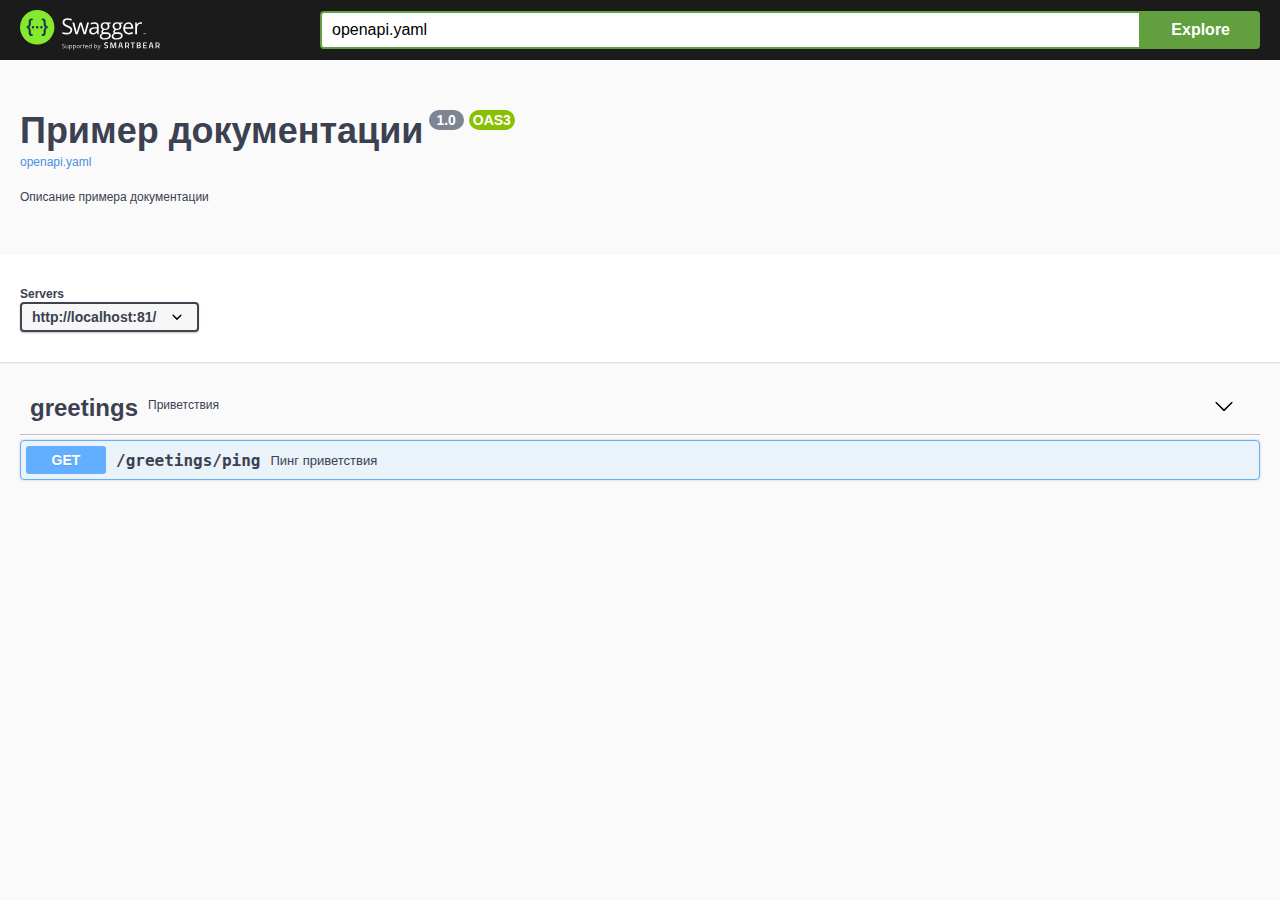
<file: swagger/index.html>
<!-- HTML for static distribution bundle build -->
<!DOCTYPE html>
<html lang="en">
  <head>
    <meta charset="UTF-8">
    <title>Swagger UI</title>
    <link rel="stylesheet" type="text/css" href="./swagger-ui.css" >
    <link rel="stylesheet" type="text/css" href="./custom.css" >
    <link rel="icon" type="image/png" href="./favicon-32x32.png" sizes="32x32" />
    <link rel="icon" type="image/png" href="./favicon-16x16.png" sizes="16x16" />
    <style>
      html
      {
        box-sizing: border-box;
        overflow: -moz-scrollbars-vertical;
        overflow-y: scroll;
      }

      *,
      *:before,
      *:after
      {
        box-sizing: inherit;
      }

      body
      {
        margin:0;
        background: #fafafa;
      }
    </style>
  </head>

  <body>
    <div id="swagger-ui"></div>

    <script src="./swagger-ui-bundle.js" charset="UTF-8"> </script>
    <script src="./swagger-ui-standalone-preset.js" charset="UTF-8"> </script>
    <script>
    window.onload = function() {
      // Begin Swagger UI call region
      const ui = SwaggerUIBundle({
//        url: "swagger.json",
        url: "openapi.yaml",
        dom_id: '#swagger-ui',
        deepLinking: true,
        presets: [
          SwaggerUIBundle.presets.apis,
          SwaggerUIStandalonePreset
        ],
        plugins: [
          SwaggerUIBundle.plugins.DownloadUrl
        ],
        layout: "StandaloneLayout"
      })
      // End Swagger UI call region

      window.ui = ui
    }
  </script>
  </body>
</html>
</file>
<file: swagger/custom.css>
.swagger-ui table.model tbody tr td:first-of-type {
    width: 50px !important;
}

.swagger-ui .model-box {
    display: block
}

.swagger-ui .opblock-description-wrapper p, .swagger-ui
.opblock-external-docs-wrapper p, .swagger-ui .opblock-title_normal p {
    font-size: 12px;
    font-weight: normal;
}

.swagger-ui .model-title {
    font-size: 12px;
}

.swagger-ui table.model tr.description td:first-child {
    color: transparent;
    border-left: 3px #888 solid;
}

.swagger-ui table.model tr.description td {
    padding: 0px !important;
    background: rgba(0,0,0,.05)
/*    border-bottom: 1px #AAA solid; */
}

tr.property-row td{
    padding-top: 10px !important;
}

.swagger-ui .markdown p, .swagger-ui .markdown pre, .swagger-ui
.renderedMarkdown p, .swagger-ui .renderedMarkdown pre, .swagger-ui
.renderedMarkdown li {
    margin-top: 0.5em;
    font-weight: normal;
    font-size: 12px;
}

.model .description .renderedMarkdown p {
    position: relative;
    left: -80px;
}



table.model{
    border-left: 1px #AAA dashed;
}

.swagger-ui table.model tbody tr td:first-of-type {
    width: 50px;
    padding: 0 1em 0 0.5em;
}
</file>
<file: swagger/swagger-ui.css>
.swagger-ui{
  /*! normalize.css v7.0.0 | MIT License | github.com/necolas/normalize.css */font-family:sans-serif;color:#3b4151}.swagger-ui html{line-height:1.15;-ms-text-size-adjust:100%;-webkit-text-size-adjust:100%}.swagger-ui body{margin:0}.swagger-ui article,.swagger-ui aside,.swagger-ui footer,.swagger-ui header,.swagger-ui nav,.swagger-ui section{display:block}.swagger-ui h1{font-size:2em;margin:.67em 0}.swagger-ui figcaption,.swagger-ui figure,.swagger-ui main{display:block}.swagger-ui figure{margin:1em 40px}.swagger-ui hr{box-sizing:content-box;height:0;overflow:visible}.swagger-ui pre{font-family:monospace,monospace;font-size:1em}.swagger-ui a{background-color:transparent;-webkit-text-decoration-skip:objects}.swagger-ui abbr[title]{border-bottom:none;text-decoration:underline;-webkit-text-decoration:underline dotted;text-decoration:underline dotted}.swagger-ui b,.swagger-ui strong{font-weight:inherit;font-weight:bolder}.swagger-ui code,.swagger-ui kbd,.swagger-ui samp{font-family:monospace,monospace;font-size:1em}.swagger-ui dfn{font-style:italic}.swagger-ui mark{background-color:#ff0;color:#000}.swagger-ui small{font-size:80%}.swagger-ui sub,.swagger-ui sup{font-size:75%;line-height:0;position:relative;vertical-align:baseline}.swagger-ui sub{bottom:-.25em}.swagger-ui sup{top:-.5em}.swagger-ui audio,.swagger-ui video{display:inline-block}.swagger-ui audio:not([controls]){display:none;height:0}.swagger-ui img{border-style:none}.swagger-ui svg:not(:root){overflow:hidden}.swagger-ui button,.swagger-ui input,.swagger-ui optgroup,.swagger-ui select,.swagger-ui textarea{font-family:sans-serif;font-size:100%;line-height:1.15;margin:0}.swagger-ui button,.swagger-ui input{overflow:visible}.swagger-ui button,.swagger-ui select{text-transform:none}.swagger-ui [type=reset],.swagger-ui [type=submit],.swagger-ui button,.swagger-ui html [type=button]{-webkit-appearance:button}.swagger-ui [type=button]::-moz-focus-inner,.swagger-ui [type=reset]::-moz-focus-inner,.swagger-ui [type=submit]::-moz-focus-inner,.swagger-ui button::-moz-focus-inner{border-style:none;padding:0}.swagger-ui [type=button]:-moz-focusring,.swagger-ui [type=reset]:-moz-focusring,.swagger-ui [type=submit]:-moz-focusring,.swagger-ui button:-moz-focusring{outline:1px dotted ButtonText}.swagger-ui fieldset{padding:.35em .75em .625em}.swagger-ui legend{box-sizing:border-box;color:inherit;display:table;max-width:100%;padding:0;white-space:normal}.swagger-ui progress{display:inline-block;vertical-align:baseline}.swagger-ui textarea{overflow:auto}.swagger-ui [type=checkbox],.swagger-ui [type=radio]{box-sizing:border-box;padding:0}.swagger-ui [type=number]::-webkit-inner-spin-button,.swagger-ui [type=number]::-webkit-outer-spin-button{height:auto}.swagger-ui [type=search]{-webkit-appearance:textfield;outline-offset:-2px}.swagger-ui [type=search]::-webkit-search-cancel-button,.swagger-ui [type=search]::-webkit-search-decoration{-webkit-appearance:none}.swagger-ui ::-webkit-file-upload-button{-webkit-appearance:button;font:inherit}.swagger-ui details,.swagger-ui menu{display:block}.swagger-ui summary{display:list-item}.swagger-ui canvas{display:inline-block}.swagger-ui template{display:none}.swagger-ui [hidden]{display:none}.swagger-ui .debug *{outline:1px solid gold}.swagger-ui .debug-white *{outline:1px solid #fff}.swagger-ui .debug-black *{outline:1px solid #000}.swagger-ui .debug-grid{background:transparent url([data-uri]) repeat 0 0}.swagger-ui .debug-grid-16{background:transparent url([data-uri]) repeat 0 0}.swagger-ui .debug-grid-8-solid{background:#fff url([data-uri]) repeat 0 0}.swagger-ui .debug-grid-16-solid{background:#fff url([data-uri]) repeat 0 0}.swagger-ui .border-box,.swagger-ui a,.swagger-ui article,.swagger-ui body,.swagger-ui code,.swagger-ui dd,.swagger-ui div,.swagger-ui dl,.swagger-ui dt,.swagger-ui fieldset,.swagger-ui footer,.swagger-ui form,.swagger-ui h1,.swagger-ui h2,.swagger-ui h3,.swagger-ui h4,.swagger-ui h5,.swagger-ui h6,.swagger-ui header,.swagger-ui html,.swagger-ui input[type=email],.swagger-ui input[type=number],.swagger-ui input[type=password],.swagger-ui input[type=tel],.swagger-ui input[type=text],.swagger-ui input[type=url],.swagger-ui legend,.swagger-ui li,.swagger-ui main,.swagger-ui ol,.swagger-ui p,.swagger-ui pre,.swagger-ui section,.swagger-ui table,.swagger-ui td,.swagger-ui textarea,.swagger-ui th,.swagger-ui tr,.swagger-ui ul{box-sizing:border-box}.swagger-ui .aspect-ratio{height:0;position:relative}.swagger-ui .aspect-ratio--16x9{padding-bottom:56.25%}.swagger-ui .aspect-ratio--9x16{padding-bottom:177.77%}.swagger-ui .aspect-ratio--4x3{padding-bottom:75%}.swagger-ui .aspect-ratio--3x4{padding-bottom:133.33%}.swagger-ui .aspect-ratio--6x4{padding-bottom:66.6%}.swagger-ui .aspect-ratio--4x6{padding-bottom:150%}.swagger-ui .aspect-ratio--8x5{padding-bottom:62.5%}.swagger-ui .aspect-ratio--5x8{padding-bottom:160%}.swagger-ui .aspect-ratio--7x5{padding-bottom:71.42%}.swagger-ui .aspect-ratio--5x7{padding-bottom:140%}.swagger-ui .aspect-ratio--1x1{padding-bottom:100%}.swagger-ui .aspect-ratio--object{position:absolute;top:0;right:0;bottom:0;left:0;width:100%;height:100%;z-index:100}@media screen and (min-width:30em){.swagger-ui .aspect-ratio-ns{height:0;position:relative}.swagger-ui .aspect-ratio--16x9-ns{padding-bottom:56.25%}.swagger-ui .aspect-ratio--9x16-ns{padding-bottom:177.77%}.swagger-ui .aspect-ratio--4x3-ns{padding-bottom:75%}.swagger-ui .aspect-ratio--3x4-ns{padding-bottom:133.33%}.swagger-ui .aspect-ratio--6x4-ns{padding-bottom:66.6%}.swagger-ui .aspect-ratio--4x6-ns{padding-bottom:150%}.swagger-ui .aspect-ratio--8x5-ns{padding-bottom:62.5%}.swagger-ui .aspect-ratio--5x8-ns{padding-bottom:160%}.swagger-ui .aspect-ratio--7x5-ns{padding-bottom:71.42%}.swagger-ui .aspect-ratio--5x7-ns{padding-bottom:140%}.swagger-ui .aspect-ratio--1x1-ns{padding-bottom:100%}.swagger-ui .aspect-ratio--object-ns{position:absolute;top:0;right:0;bottom:0;left:0;width:100%;height:100%;z-index:100}}@media screen and (min-width:30em) and (max-width:60em){.swagger-ui .aspect-ratio-m{height:0;position:relative}.swagger-ui .aspect-ratio--16x9-m{padding-bottom:56.25%}.swagger-ui .aspect-ratio--9x16-m{padding-bottom:177.77%}.swagger-ui .aspect-ratio--4x3-m{padding-bottom:75%}.swagger-ui .aspect-ratio--3x4-m{padding-bottom:133.33%}.swagger-ui .aspect-ratio--6x4-m{padding-bottom:66.6%}.swagger-ui .aspect-ratio--4x6-m{padding-bottom:150%}.swagger-ui .aspect-ratio--8x5-m{padding-bottom:62.5%}.swagger-ui .aspect-ratio--5x8-m{padding-bottom:160%}.swagger-ui .aspect-ratio--7x5-m{padding-bottom:71.42%}.swagger-ui .aspect-ratio--5x7-m{padding-bottom:140%}.swagger-ui .aspect-ratio--1x1-m{padding-bottom:100%}.swagger-ui .aspect-ratio--object-m{position:absolute;top:0;right:0;bottom:0;left:0;width:100%;height:100%;z-index:100}}@media screen and (min-width:60em){.swagger-ui .aspect-ratio-l{height:0;position:relative}.swagger-ui .aspect-ratio--16x9-l{padding-bottom:56.25%}.swagger-ui .aspect-ratio--9x16-l{padding-bottom:177.77%}.swagger-ui .aspect-ratio--4x3-l{padding-bottom:75%}.swagger-ui .aspect-ratio--3x4-l{padding-bottom:133.33%}.swagger-ui .aspect-ratio--6x4-l{padding-bottom:66.6%}.swagger-ui .aspect-ratio--4x6-l{padding-bottom:150%}.swagger-ui .aspect-ratio--8x5-l{padding-bottom:62.5%}.swagger-ui .aspect-ratio--5x8-l{padding-bottom:160%}.swagger-ui .aspect-ratio--7x5-l{padding-bottom:71.42%}.swagger-ui .aspect-ratio--5x7-l{padding-bottom:140%}.swagger-ui .aspect-ratio--1x1-l{padding-bottom:100%}.swagger-ui .aspect-ratio--object-l{position:absolute;top:0;right:0;bottom:0;left:0;width:100%;height:100%;z-index:100}}.swagger-ui img{max-width:100%}.swagger-ui .cover{background-size:cover!important}.swagger-ui .contain{background-size:contain!important}@media screen and (min-width:30em){.swagger-ui .cover-ns{background-size:cover!important}.swagger-ui .contain-ns{background-size:contain!important}}@media screen and (min-width:30em) and (max-width:60em){.swagger-ui .cover-m{background-size:cover!important}.swagger-ui .contain-m{background-size:contain!important}}@media screen and (min-width:60em){.swagger-ui .cover-l{background-size:cover!important}.swagger-ui .contain-l{background-size:contain!important}}.swagger-ui .bg-center{background-repeat:no-repeat;background-position:50%}.swagger-ui .bg-top{background-repeat:no-repeat;background-position:top}.swagger-ui .bg-right{background-repeat:no-repeat;background-position:100%}.swagger-ui .bg-bottom{background-repeat:no-repeat;background-position:bottom}.swagger-ui .bg-left{background-repeat:no-repeat;background-position:0}@media screen and (min-width:30em){.swagger-ui .bg-center-ns{background-repeat:no-repeat;background-position:50%}.swagger-ui .bg-top-ns{background-repeat:no-repeat;background-position:top}.swagger-ui .bg-right-ns{background-repeat:no-repeat;background-position:100%}.swagger-ui .bg-bottom-ns{background-repeat:no-repeat;background-position:bottom}.swagger-ui .bg-left-ns{background-repeat:no-repeat;background-position:0}}@media screen and (min-width:30em) and (max-width:60em){.swagger-ui .bg-center-m{background-repeat:no-repeat;background-position:50%}.swagger-ui .bg-top-m{background-repeat:no-repeat;background-position:top}.swagger-ui .bg-right-m{background-repeat:no-repeat;background-position:100%}.swagger-ui .bg-bottom-m{background-repeat:no-repeat;background-position:bottom}.swagger-ui .bg-left-m{background-repeat:no-repeat;background-position:0}}@media screen and (min-width:60em){.swagger-ui .bg-center-l{background-repeat:no-repeat;background-position:50%}.swagger-ui .bg-top-l{background-repeat:no-repeat;background-position:top}.swagger-ui .bg-right-l{background-repeat:no-repeat;background-position:100%}.swagger-ui .bg-bottom-l{background-repeat:no-repeat;background-position:bottom}.swagger-ui .bg-left-l{background-repeat:no-repeat;background-position:0}}.swagger-ui .outline{outline:1px solid}.swagger-ui .outline-transparent{outline:1px solid transparent}.swagger-ui .outline-0{outline:0}@media screen and (min-width:30em){.swagger-ui .outline-ns{outline:1px solid}.swagger-ui .outline-transparent-ns{outline:1px solid transparent}.swagger-ui .outline-0-ns{outline:0}}@media screen and (min-width:30em) and (max-width:60em){.swagger-ui .outline-m{outline:1px solid}.swagger-ui .outline-transparent-m{outline:1px solid transparent}.swagger-ui .outline-0-m{outline:0}}@media screen and (min-width:60em){.swagger-ui .outline-l{outline:1px solid}.swagger-ui .outline-transparent-l{outline:1px solid transparent}.swagger-ui .outline-0-l{outline:0}}.swagger-ui .ba{border-style:solid;border-width:1px}.swagger-ui .bt{border-top-style:solid;border-top-width:1px}.swagger-ui .br{border-right-style:solid;border-right-width:1px}.swagger-ui .bb{border-bottom-style:solid;border-bottom-width:1px}.swagger-ui .bl{border-left-style:solid;border-left-width:1px}.swagger-ui .bn{border-style:none;border-width:0}@media screen and (min-width:30em){.swagger-ui .ba-ns{border-style:solid;border-width:1px}.swagger-ui .bt-ns{border-top-style:solid;border-top-width:1px}.swagger-ui .br-ns{border-right-style:solid;border-right-width:1px}.swagger-ui .bb-ns{border-bottom-style:solid;border-bottom-width:1px}.swagger-ui .bl-ns{border-left-style:solid;border-left-width:1px}.swagger-ui .bn-ns{border-style:none;border-width:0}}@media screen and (min-width:30em) and (max-width:60em){.swagger-ui .ba-m{border-style:solid;border-width:1px}.swagger-ui .bt-m{border-top-style:solid;border-top-width:1px}.swagger-ui .br-m{border-right-style:solid;border-right-width:1px}.swagger-ui .bb-m{border-bottom-style:solid;border-bottom-width:1px}.swagger-ui .bl-m{border-left-style:solid;border-left-width:1px}.swagger-ui .bn-m{border-style:none;border-width:0}}@media screen and (min-width:60em){.swagger-ui .ba-l{border-style:solid;border-width:1px}.swagger-ui .bt-l{border-top-style:solid;border-top-width:1px}.swagger-ui .br-l{border-right-style:solid;border-right-width:1px}.swagger-ui .bb-l{border-bottom-style:solid;border-bottom-width:1px}.swagger-ui .bl-l{border-left-style:solid;border-left-width:1px}.swagger-ui .bn-l{border-style:none;border-width:0}}.swagger-ui .b--black{border-color:#000}.swagger-ui .b--near-black{border-color:#111}.swagger-ui .b--dark-gray{border-color:#333}.swagger-ui .b--mid-gray{border-color:#555}.swagger-ui .b--gray{border-color:#777}.swagger-ui .b--silver{border-color:#999}.swagger-ui .b--light-silver{border-color:#aaa}.swagger-ui .b--moon-gray{border-color:#ccc}.swagger-ui .b--light-gray{border-color:#eee}.swagger-ui .b--near-white{border-color:#f4f4f4}.swagger-ui .b--white{border-color:#fff}.swagger-ui .b--white-90{border-color:hsla(0,0%,100%,.9)}.swagger-ui .b--white-80{border-color:hsla(0,0%,100%,.8)}.swagger-ui .b--white-70{border-color:hsla(0,0%,100%,.7)}.swagger-ui .b--white-60{border-color:hsla(0,0%,100%,.6)}.swagger-ui .b--white-50{border-color:hsla(0,0%,100%,.5)}.swagger-ui .b--white-40{border-color:hsla(0,0%,100%,.4)}.swagger-ui .b--white-30{border-color:hsla(0,0%,100%,.3)}.swagger-ui .b--white-20{border-color:hsla(0,0%,100%,.2)}.swagger-ui .b--white-10{border-color:hsla(0,0%,100%,.1)}.swagger-ui .b--white-05{border-color:hsla(0,0%,100%,.05)}.swagger-ui .b--white-025{border-color:hsla(0,0%,100%,.025)}.swagger-ui .b--white-0125{border-color:hsla(0,0%,100%,.0125)}.swagger-ui .b--black-90{border-color:rgba(0,0,0,.9)}.swagger-ui .b--black-80{border-color:rgba(0,0,0,.8)}.swagger-ui .b--black-70{border-color:rgba(0,0,0,.7)}.swagger-ui .b--black-60{border-color:rgba(0,0,0,.6)}.swagger-ui .b--black-50{border-color:rgba(0,0,0,.5)}.swagger-ui .b--black-40{border-color:rgba(0,0,0,.4)}.swagger-ui .b--black-30{border-color:rgba(0,0,0,.3)}.swagger-ui .b--black-20{border-color:rgba(0,0,0,.2)}.swagger-ui .b--black-10{border-color:rgba(0,0,0,.1)}.swagger-ui .b--black-05{border-color:rgba(0,0,0,.05)}.swagger-ui .b--black-025{border-color:rgba(0,0,0,.025)}.swagger-ui .b--black-0125{border-color:rgba(0,0,0,.0125)}.swagger-ui .b--dark-red{border-color:#e7040f}.swagger-ui .b--red{border-color:#ff4136}.swagger-ui .b--light-red{border-color:#ff725c}.swagger-ui .b--orange{border-color:#ff6300}.swagger-ui .b--gold{border-color:#ffb700}.swagger-ui .b--yellow{border-color:gold}.swagger-ui .b--light-yellow{border-color:#fbf1a9}.swagger-ui .b--purple{border-color:#5e2ca5}.swagger-ui .b--light-purple{border-color:#a463f2}.swagger-ui .b--dark-pink{border-color:#d5008f}.swagger-ui .b--hot-pink{border-color:#ff41b4}.swagger-ui .b--pink{border-color:#ff80cc}.swagger-ui .b--light-pink{border-color:#ffa3d7}.swagger-ui .b--dark-green{border-color:#137752}.swagger-ui .b--green{border-color:#19a974}.swagger-ui .b--light-green{border-color:#9eebcf}.swagger-ui .b--navy{border-color:#001b44}.swagger-ui .b--dark-blue{border-color:#00449e}.swagger-ui .b--blue{border-color:#357edd}.swagger-ui .b--light-blue{border-color:#96ccff}.swagger-ui .b--lightest-blue{border-color:#cdecff}.swagger-ui .b--washed-blue{border-color:#f6fffe}.swagger-ui .b--washed-green{border-color:#e8fdf5}.swagger-ui .b--washed-yellow{border-color:#fffceb}.swagger-ui .b--washed-red{border-color:#ffdfdf}.swagger-ui .b--transparent{border-color:transparent}.swagger-ui .b--inherit{border-color:inherit}.swagger-ui .br0{border-radius:0}.swagger-ui .br1{border-radius:.125rem}.swagger-ui .br2{border-radius:.25rem}.swagger-ui .br3{border-radius:.5rem}.swagger-ui .br4{border-radius:1rem}.swagger-ui .br-100{border-radius:100%}.swagger-ui .br-pill{border-radius:9999px}.swagger-ui .br--bottom{border-top-left-radius:0;border-top-right-radius:0}.swagger-ui .br--top{border-bottom-left-radius:0;border-bottom-right-radius:0}.swagger-ui .br--right{border-top-left-radius:0;border-bottom-left-radius:0}.swagger-ui .br--left{border-top-right-radius:0;border-bottom-right-radius:0}@media screen and (min-width:30em){.swagger-ui .br0-ns{border-radius:0}.swagger-ui .br1-ns{border-radius:.125rem}.swagger-ui .br2-ns{border-radius:.25rem}.swagger-ui .br3-ns{border-radius:.5rem}.swagger-ui .br4-ns{border-radius:1rem}.swagger-ui .br-100-ns{border-radius:100%}.swagger-ui .br-pill-ns{border-radius:9999px}.swagger-ui .br--bottom-ns{border-top-left-radius:0;border-top-right-radius:0}.swagger-ui .br--top-ns{border-bottom-left-radius:0;border-bottom-right-radius:0}.swagger-ui .br--right-ns{border-top-left-radius:0;border-bottom-left-radius:0}.swagger-ui .br--left-ns{border-top-right-radius:0;border-bottom-right-radius:0}}@media screen and (min-width:30em) and (max-width:60em){.swagger-ui .br0-m{border-radius:0}.swagger-ui .br1-m{border-radius:.125rem}.swagger-ui .br2-m{border-radius:.25rem}.swagger-ui .br3-m{border-radius:.5rem}.swagger-ui .br4-m{border-radius:1rem}.swagger-ui .br-100-m{border-radius:100%}.swagger-ui .br-pill-m{border-radius:9999px}.swagger-ui .br--bottom-m{border-top-left-radius:0;border-top-right-radius:0}.swagger-ui .br--top-m{border-bottom-left-radius:0;border-bottom-right-radius:0}.swagger-ui .br--right-m{border-top-left-radius:0;border-bottom-left-radius:0}.swagger-ui .br--left-m{border-top-right-radius:0;border-bottom-right-radius:0}}@media screen and (min-width:60em){.swagger-ui .br0-l{border-radius:0}.swagger-ui .br1-l{border-radius:.125rem}.swagger-ui .br2-l{border-radius:.25rem}.swagger-ui .br3-l{border-radius:.5rem}.swagger-ui .br4-l{border-radius:1rem}.swagger-ui .br-100-l{border-radius:100%}.swagger-ui .br-pill-l{border-radius:9999px}.swagger-ui .br--bottom-l{border-top-left-radius:0;border-top-right-radius:0}.swagger-ui .br--top-l{border-bottom-left-radius:0;border-bottom-right-radius:0}.swagger-ui .br--right-l{border-top-left-radius:0;border-bottom-left-radius:0}.swagger-ui .br--left-l{border-top-right-radius:0;border-bottom-right-radius:0}}.swagger-ui .b--dotted{border-style:dotted}.swagger-ui .b--dashed{border-style:dashed}.swagger-ui .b--solid{border-style:solid}.swagger-ui .b--none{border-style:none}@media screen and (min-width:30em){.swagger-ui .b--dotted-ns{border-style:dotted}.swagger-ui .b--dashed-ns{border-style:dashed}.swagger-ui .b--solid-ns{border-style:solid}.swagger-ui .b--none-ns{border-style:none}}@media screen and (min-width:30em) and (max-width:60em){.swagger-ui .b--dotted-m{border-style:dotted}.swagger-ui .b--dashed-m{border-style:dashed}.swagger-ui .b--solid-m{border-style:solid}.swagger-ui .b--none-m{border-style:none}}@media screen and (min-width:60em){.swagger-ui .b--dotted-l{border-style:dotted}.swagger-ui .b--dashed-l{border-style:dashed}.swagger-ui .b--solid-l{border-style:solid}.swagger-ui .b--none-l{border-style:none}}.swagger-ui .bw0{border-width:0}.swagger-ui .bw1{border-width:.125rem}.swagger-ui .bw2{border-width:.25rem}.swagger-ui .bw3{border-width:.5rem}.swagger-ui .bw4{border-width:1rem}.swagger-ui .bw5{border-width:2rem}.swagger-ui .bt-0{border-top-width:0}.swagger-ui .br-0{border-right-width:0}.swagger-ui .bb-0{border-bottom-width:0}.swagger-ui .bl-0{border-left-width:0}@media screen and (min-width:30em){.swagger-ui .bw0-ns{border-width:0}.swagger-ui .bw1-ns{border-width:.125rem}.swagger-ui .bw2-ns{border-width:.25rem}.swagger-ui .bw3-ns{border-width:.5rem}.swagger-ui .bw4-ns{border-width:1rem}.swagger-ui .bw5-ns{border-width:2rem}.swagger-ui .bt-0-ns{border-top-width:0}.swagger-ui .br-0-ns{border-right-width:0}.swagger-ui .bb-0-ns{border-bottom-width:0}.swagger-ui .bl-0-ns{border-left-width:0}}@media screen and (min-width:30em) and (max-width:60em){.swagger-ui .bw0-m{border-width:0}.swagger-ui .bw1-m{border-width:.125rem}.swagger-ui .bw2-m{border-width:.25rem}.swagger-ui .bw3-m{border-width:.5rem}.swagger-ui .bw4-m{border-width:1rem}.swagger-ui .bw5-m{border-width:2rem}.swagger-ui .bt-0-m{border-top-width:0}.swagger-ui .br-0-m{border-right-width:0}.swagger-ui .bb-0-m{border-bottom-width:0}.swagger-ui .bl-0-m{border-left-width:0}}@media screen and (min-width:60em){.swagger-ui .bw0-l{border-width:0}.swagger-ui .bw1-l{border-width:.125rem}.swagger-ui .bw2-l{border-width:.25rem}.swagger-ui .bw3-l{border-width:.5rem}.swagger-ui .bw4-l{border-width:1rem}.swagger-ui .bw5-l{border-width:2rem}.swagger-ui .bt-0-l{border-top-width:0}.swagger-ui .br-0-l{border-right-width:0}.swagger-ui .bb-0-l{border-bottom-width:0}.swagger-ui .bl-0-l{border-left-width:0}}.swagger-ui .shadow-1{box-shadow:0 0 4px 2px rgba(0,0,0,.2)}.swagger-ui .shadow-2{box-shadow:0 0 8px 2px rgba(0,0,0,.2)}.swagger-ui .shadow-3{box-shadow:2px 2px 4px 2px rgba(0,0,0,.2)}.swagger-ui .shadow-4{box-shadow:2px 2px 8px 0 rgba(0,0,0,.2)}.swagger-ui .shadow-5{box-shadow:4px 4px 8px 0 rgba(0,0,0,.2)}@media screen and (min-width:30em){.swagger-ui .shadow-1-ns{box-shadow:0 0 4px 2px rgba(0,0,0,.2)}.swagger-ui .shadow-2-ns{box-shadow:0 0 8px 2px rgba(0,0,0,.2)}.swagger-ui .shadow-3-ns{box-shadow:2px 2px 4px 2px rgba(0,0,0,.2)}.swagger-ui .shadow-4-ns{box-shadow:2px 2px 8px 0 rgba(0,0,0,.2)}.swagger-ui .shadow-5-ns{box-shadow:4px 4px 8px 0 rgba(0,0,0,.2)}}@media screen and (min-width:30em) and (max-width:60em){.swagger-ui .shadow-1-m{box-shadow:0 0 4px 2px rgba(0,0,0,.2)}.swagger-ui .shadow-2-m{box-shadow:0 0 8px 2px rgba(0,0,0,.2)}.swagger-ui .shadow-3-m{box-shadow:2px 2px 4px 2px rgba(0,0,0,.2)}.swagger-ui .shadow-4-m{box-shadow:2px 2px 8px 0 rgba(0,0,0,.2)}.swagger-ui .shadow-5-m{box-shadow:4px 4px 8px 0 rgba(0,0,0,.2)}}@media screen and (min-width:60em){.swagger-ui .shadow-1-l{box-shadow:0 0 4px 2px rgba(0,0,0,.2)}.swagger-ui .shadow-2-l{box-shadow:0 0 8px 2px rgba(0,0,0,.2)}.swagger-ui .shadow-3-l{box-shadow:2px 2px 4px 2px rgba(0,0,0,.2)}.swagger-ui .shadow-4-l{box-shadow:2px 2px 8px 0 rgba(0,0,0,.2)}.swagger-ui .shadow-5-l{box-shadow:4px 4px 8px 0 rgba(0,0,0,.2)}}.swagger-ui .pre{overflow-x:auto;overflow-y:hidden;overflow:scroll}.swagger-ui .top-0{top:0}.swagger-ui .right-0{right:0}.swagger-ui .bottom-0{bottom:0}.swagger-ui .left-0{left:0}.swagger-ui .top-1{top:1rem}.swagger-ui .right-1{right:1rem}.swagger-ui .bottom-1{bottom:1rem}.swagger-ui .left-1{left:1rem}.swagger-ui .top-2{top:2rem}.swagger-ui .right-2{right:2rem}.swagger-ui .bottom-2{bottom:2rem}.swagger-ui .left-2{left:2rem}.swagger-ui .top--1{top:-1rem}.swagger-ui .right--1{right:-1rem}.swagger-ui .bottom--1{bottom:-1rem}.swagger-ui .left--1{left:-1rem}.swagger-ui .top--2{top:-2rem}.swagger-ui .right--2{right:-2rem}.swagger-ui .bottom--2{bottom:-2rem}.swagger-ui .left--2{left:-2rem}.swagger-ui .absolute--fill{top:0;right:0;bottom:0;left:0}@media screen and (min-width:30em){.swagger-ui .top-0-ns{top:0}.swagger-ui .left-0-ns{left:0}.swagger-ui .right-0-ns{right:0}.swagger-ui .bottom-0-ns{bottom:0}.swagger-ui .top-1-ns{top:1rem}.swagger-ui .left-1-ns{left:1rem}.swagger-ui .right-1-ns{right:1rem}.swagger-ui .bottom-1-ns{bottom:1rem}.swagger-ui .top-2-ns{top:2rem}.swagger-ui .left-2-ns{left:2rem}.swagger-ui .right-2-ns{right:2rem}.swagger-ui .bottom-2-ns{bottom:2rem}.swagger-ui .top--1-ns{top:-1rem}.swagger-ui .right--1-ns{right:-1rem}.swagger-ui .bottom--1-ns{bottom:-1rem}.swagger-ui .left--1-ns{left:-1rem}.swagger-ui .top--2-ns{top:-2rem}.swagger-ui .right--2-ns{right:-2rem}.swagger-ui .bottom--2-ns{bottom:-2rem}.swagger-ui .left--2-ns{left:-2rem}.swagger-ui .absolute--fill-ns{top:0;right:0;bottom:0;left:0}}@media screen and (min-width:30em) and (max-width:60em){.swagger-ui .top-0-m{top:0}.swagger-ui .left-0-m{left:0}.swagger-ui .right-0-m{right:0}.swagger-ui .bottom-0-m{bottom:0}.swagger-ui .top-1-m{top:1rem}.swagger-ui .left-1-m{left:1rem}.swagger-ui .right-1-m{right:1rem}.swagger-ui .bottom-1-m{bottom:1rem}.swagger-ui .top-2-m{top:2rem}.swagger-ui .left-2-m{left:2rem}.swagger-ui .right-2-m{right:2rem}.swagger-ui .bottom-2-m{bottom:2rem}.swagger-ui .top--1-m{top:-1rem}.swagger-ui .right--1-m{right:-1rem}.swagger-ui .bottom--1-m{bottom:-1rem}.swagger-ui .left--1-m{left:-1rem}.swagger-ui .top--2-m{top:-2rem}.swagger-ui .right--2-m{right:-2rem}.swagger-ui .bottom--2-m{bottom:-2rem}.swagger-ui .left--2-m{left:-2rem}.swagger-ui .absolute--fill-m{top:0;right:0;bottom:0;left:0}}@media screen and (min-width:60em){.swagger-ui .top-0-l{top:0}.swagger-ui .left-0-l{left:0}.swagger-ui .right-0-l{right:0}.swagger-ui .bottom-0-l{bottom:0}.swagger-ui .top-1-l{top:1rem}.swagger-ui .left-1-l{left:1rem}.swagger-ui .right-1-l{right:1rem}.swagger-ui .bottom-1-l{bottom:1rem}.swagger-ui .top-2-l{top:2rem}.swagger-ui .left-2-l{left:2rem}.swagger-ui .right-2-l{right:2rem}.swagger-ui .bottom-2-l{bottom:2rem}.swagger-ui .top--1-l{top:-1rem}.swagger-ui .right--1-l{right:-1rem}.swagger-ui .bottom--1-l{bottom:-1rem}.swagger-ui .left--1-l{left:-1rem}.swagger-ui .top--2-l{top:-2rem}.swagger-ui .right--2-l{right:-2rem}.swagger-ui .bottom--2-l{bottom:-2rem}.swagger-ui .left--2-l{left:-2rem}.swagger-ui .absolute--fill-l{top:0;right:0;bottom:0;left:0}}.swagger-ui .cf:after,.swagger-ui .cf:before{content:" ";display:table}.swagger-ui .cf:after{clear:both}.swagger-ui .cf{*zoom:1}.swagger-ui .cl{clear:left}.swagger-ui .cr{clear:right}.swagger-ui .cb{clear:both}.swagger-ui .cn{clear:none}@media screen and (min-width:30em){.swagger-ui .cl-ns{clear:left}.swagger-ui .cr-ns{clear:right}.swagger-ui .cb-ns{clear:both}.swagger-ui .cn-ns{clear:none}}@media screen and (min-width:30em) and (max-width:60em){.swagger-ui .cl-m{clear:left}.swagger-ui .cr-m{clear:right}.swagger-ui .cb-m{clear:both}.swagger-ui .cn-m{clear:none}}@media screen and (min-width:60em){.swagger-ui .cl-l{clear:left}.swagger-ui .cr-l{clear:right}.swagger-ui .cb-l{clear:both}.swagger-ui .cn-l{clear:none}}.swagger-ui .flex{display:flex}.swagger-ui .inline-flex{display:inline-flex}.swagger-ui .flex-auto{flex:1 1 auto;min-width:0;min-height:0}.swagger-ui .flex-none{flex:none}.swagger-ui .flex-column{flex-direction:column}.swagger-ui .flex-row{flex-direction:row}.swagger-ui .flex-wrap{flex-wrap:wrap}.swagger-ui .flex-nowrap{flex-wrap:nowrap}.swagger-ui .flex-wrap-reverse{flex-wrap:wrap-reverse}.swagger-ui .flex-column-reverse{flex-direction:column-reverse}.swagger-ui .flex-row-reverse{flex-direction:row-reverse}.swagger-ui .items-start{align-items:flex-start}.swagger-ui .items-end{align-items:flex-end}.swagger-ui .items-center{align-items:center}.swagger-ui .items-baseline{align-items:baseline}.swagger-ui .items-stretch{align-items:stretch}.swagger-ui .self-start{align-self:flex-start}.swagger-ui .self-end{align-self:flex-end}.swagger-ui .self-center{align-self:center}.swagger-ui .self-baseline{align-self:baseline}.swagger-ui .self-stretch{align-self:stretch}.swagger-ui .justify-start{justify-content:flex-start}.swagger-ui .justify-end{justify-content:flex-end}.swagger-ui .justify-center{justify-content:center}.swagger-ui .justify-between{justify-content:space-between}.swagger-ui .justify-around{justify-content:space-around}.swagger-ui .content-start{align-content:flex-start}.swagger-ui .content-end{align-content:flex-end}.swagger-ui .content-center{align-content:center}.swagger-ui .content-between{align-content:space-between}.swagger-ui .content-around{align-content:space-around}.swagger-ui .content-stretch{align-content:stretch}.swagger-ui .order-0{order:0}.swagger-ui .order-1{order:1}.swagger-ui .order-2{order:2}.swagger-ui .order-3{order:3}.swagger-ui .order-4{order:4}.swagger-ui .order-5{order:5}.swagger-ui .order-6{order:6}.swagger-ui .order-7{order:7}.swagger-ui .order-8{order:8}.swagger-ui .order-last{order:99999}.swagger-ui .flex-grow-0{flex-grow:0}.swagger-ui .flex-grow-1{flex-grow:1}.swagger-ui .flex-shrink-0{flex-shrink:0}.swagger-ui .flex-shrink-1{flex-shrink:1}@media screen and (min-width:30em){.swagger-ui .flex-ns{display:flex}.swagger-ui .inline-flex-ns{display:inline-flex}.swagger-ui .flex-auto-ns{flex:1 1 auto;min-width:0;min-height:0}.swagger-ui .flex-none-ns{flex:none}.swagger-ui .flex-column-ns{flex-direction:column}.swagger-ui .flex-row-ns{flex-direction:row}.swagger-ui .flex-wrap-ns{flex-wrap:wrap}.swagger-ui .flex-nowrap-ns{flex-wrap:nowrap}.swagger-ui .flex-wrap-reverse-ns{flex-wrap:wrap-reverse}.swagger-ui .flex-column-reverse-ns{flex-direction:column-reverse}.swagger-ui .flex-row-reverse-ns{flex-direction:row-reverse}.swagger-ui .items-start-ns{align-items:flex-start}.swagger-ui .items-end-ns{align-items:flex-end}.swagger-ui .items-center-ns{align-items:center}.swagger-ui .items-baseline-ns{align-items:baseline}.swagger-ui .items-stretch-ns{align-items:stretch}.swagger-ui .self-start-ns{align-self:flex-start}.swagger-ui .self-end-ns{align-self:flex-end}.swagger-ui .self-center-ns{align-self:center}.swagger-ui .self-baseline-ns{align-self:baseline}.swagger-ui .self-stretch-ns{align-self:stretch}.swagger-ui .justify-start-ns{justify-content:flex-start}.swagger-ui .justify-end-ns{justify-content:flex-end}.swagger-ui .justify-center-ns{justify-content:center}.swagger-ui .justify-between-ns{justify-content:space-between}.swagger-ui .justify-around-ns{justify-content:space-around}.swagger-ui .content-start-ns{align-content:flex-start}.swagger-ui .content-end-ns{align-content:flex-end}.swagger-ui .content-center-ns{align-content:center}.swagger-ui .content-between-ns{align-content:space-between}.swagger-ui .content-around-ns{align-content:space-around}.swagger-ui .content-stretch-ns{align-content:stretch}.swagger-ui .order-0-ns{order:0}.swagger-ui .order-1-ns{order:1}.swagger-ui .order-2-ns{order:2}.swagger-ui .order-3-ns{order:3}.swagger-ui .order-4-ns{order:4}.swagger-ui .order-5-ns{order:5}.swagger-ui .order-6-ns{order:6}.swagger-ui .order-7-ns{order:7}.swagger-ui .order-8-ns{order:8}.swagger-ui .order-last-ns{order:99999}.swagger-ui .flex-grow-0-ns{flex-grow:0}.swagger-ui .flex-grow-1-ns{flex-grow:1}.swagger-ui .flex-shrink-0-ns{flex-shrink:0}.swagger-ui .flex-shrink-1-ns{flex-shrink:1}}@media screen and (min-width:30em) and (max-width:60em){.swagger-ui .flex-m{display:flex}.swagger-ui .inline-flex-m{display:inline-flex}.swagger-ui .flex-auto-m{flex:1 1 auto;min-width:0;min-height:0}.swagger-ui .flex-none-m{flex:none}.swagger-ui .flex-column-m{flex-direction:column}.swagger-ui .flex-row-m{flex-direction:row}.swagger-ui .flex-wrap-m{flex-wrap:wrap}.swagger-ui .flex-nowrap-m{flex-wrap:nowrap}.swagger-ui .flex-wrap-reverse-m{flex-wrap:wrap-reverse}.swagger-ui .flex-column-reverse-m{flex-direction:column-reverse}.swagger-ui .flex-row-reverse-m{flex-direction:row-reverse}.swagger-ui .items-start-m{align-items:flex-start}.swagger-ui .items-end-m{align-items:flex-end}.swagger-ui .items-center-m{align-items:center}.swagger-ui .items-baseline-m{align-items:baseline}.swagger-ui .items-stretch-m{align-items:stretch}.swagger-ui .self-start-m{align-self:flex-start}.swagger-ui .self-end-m{align-self:flex-end}.swagger-ui .self-center-m{align-self:center}.swagger-ui .self-baseline-m{align-self:baseline}.swagger-ui .self-stretch-m{align-self:stretch}.swagger-ui .justify-start-m{justify-content:flex-start}.swagger-ui .justify-end-m{justify-content:flex-end}.swagger-ui .justify-center-m{justify-content:center}.swagger-ui .justify-between-m{justify-content:space-between}.swagger-ui .justify-around-m{justify-content:space-around}.swagger-ui .content-start-m{align-content:flex-start}.swagger-ui .content-end-m{align-content:flex-end}.swagger-ui .content-center-m{align-content:center}.swagger-ui .content-between-m{align-content:space-between}.swagger-ui .content-around-m{align-content:space-around}.swagger-ui .content-stretch-m{align-content:stretch}.swagger-ui .order-0-m{order:0}.swagger-ui .order-1-m{order:1}.swagger-ui .order-2-m{order:2}.swagger-ui .order-3-m{order:3}.swagger-ui .order-4-m{order:4}.swagger-ui .order-5-m{order:5}.swagger-ui .order-6-m{order:6}.swagger-ui .order-7-m{order:7}.swagger-ui .order-8-m{order:8}.swagger-ui .order-last-m{order:99999}.swagger-ui .flex-grow-0-m{flex-grow:0}.swagger-ui .flex-grow-1-m{flex-grow:1}.swagger-ui .flex-shrink-0-m{flex-shrink:0}.swagger-ui .flex-shrink-1-m{flex-shrink:1}}@media screen and (min-width:60em){.swagger-ui .flex-l{display:flex}.swagger-ui .inline-flex-l{display:inline-flex}.swagger-ui .flex-auto-l{flex:1 1 auto;min-width:0;min-height:0}.swagger-ui .flex-none-l{flex:none}.swagger-ui .flex-column-l{flex-direction:column}.swagger-ui .flex-row-l{flex-direction:row}.swagger-ui .flex-wrap-l{flex-wrap:wrap}.swagger-ui .flex-nowrap-l{flex-wrap:nowrap}.swagger-ui .flex-wrap-reverse-l{flex-wrap:wrap-reverse}.swagger-ui .flex-column-reverse-l{flex-direction:column-reverse}.swagger-ui .flex-row-reverse-l{flex-direction:row-reverse}.swagger-ui .items-start-l{align-items:flex-start}.swagger-ui .items-end-l{align-items:flex-end}.swagger-ui .items-center-l{align-items:center}.swagger-ui .items-baseline-l{align-items:baseline}.swagger-ui .items-stretch-l{align-items:stretch}.swagger-ui .self-start-l{align-self:flex-start}.swagger-ui .self-end-l{align-self:flex-end}.swagger-ui .self-center-l{align-self:center}.swagger-ui .self-baseline-l{align-self:baseline}.swagger-ui .self-stretch-l{align-self:stretch}.swagger-ui .justify-start-l{justify-content:flex-start}.swagger-ui .justify-end-l{justify-content:flex-end}.swagger-ui .justify-center-l{justify-content:center}.swagger-ui .justify-between-l{justify-content:space-between}.swagger-ui .justify-around-l{justify-content:space-around}.swagger-ui .content-start-l{align-content:flex-start}.swagger-ui .content-end-l{align-content:flex-end}.swagger-ui .content-center-l{align-content:center}.swagger-ui .content-between-l{align-content:space-between}.swagger-ui .content-around-l{align-content:space-around}.swagger-ui .content-stretch-l{align-content:stretch}.swagger-ui .order-0-l{order:0}.swagger-ui .order-1-l{order:1}.swagger-ui .order-2-l{order:2}.swagger-ui .order-3-l{order:3}.swagger-ui .order-4-l{order:4}.swagger-ui .order-5-l{order:5}.swagger-ui .order-6-l{order:6}.swagger-ui .order-7-l{order:7}.swagger-ui .order-8-l{order:8}.swagger-ui .order-last-l{order:99999}.swagger-ui .flex-grow-0-l{flex-grow:0}.swagger-ui .flex-grow-1-l{flex-grow:1}.swagger-ui .flex-shrink-0-l{flex-shrink:0}.swagger-ui .flex-shrink-1-l{flex-shrink:1}}.swagger-ui .dn{display:none}.swagger-ui .di{display:inline}.swagger-ui .db{display:block}.swagger-ui .dib{display:inline-block}.swagger-ui .dit{display:inline-table}.swagger-ui .dt{display:table}.swagger-ui .dtc{display:table-cell}.swagger-ui .dt-row{display:table-row}.swagger-ui .dt-row-group{display:table-row-group}.swagger-ui .dt-column{display:table-column}.swagger-ui .dt-column-group{display:table-column-group}.swagger-ui .dt--fixed{table-layout:fixed;width:100%}@media screen and (min-width:30em){.swagger-ui .dn-ns{display:none}.swagger-ui .di-ns{display:inline}.swagger-ui .db-ns{display:block}.swagger-ui .dib-ns{display:inline-block}.swagger-ui .dit-ns{display:inline-table}.swagger-ui .dt-ns{display:table}.swagger-ui .dtc-ns{display:table-cell}.swagger-ui .dt-row-ns{display:table-row}.swagger-ui .dt-row-group-ns{display:table-row-group}.swagger-ui .dt-column-ns{display:table-column}.swagger-ui .dt-column-group-ns{display:table-column-group}.swagger-ui .dt--fixed-ns{table-layout:fixed;width:100%}}@media screen and (min-width:30em) and (max-width:60em){.swagger-ui .dn-m{display:none}.swagger-ui .di-m{display:inline}.swagger-ui .db-m{display:block}.swagger-ui .dib-m{display:inline-block}.swagger-ui .dit-m{display:inline-table}.swagger-ui .dt-m{display:table}.swagger-ui .dtc-m{display:table-cell}.swagger-ui .dt-row-m{display:table-row}.swagger-ui .dt-row-group-m{display:table-row-group}.swagger-ui .dt-column-m{display:table-column}.swagger-ui .dt-column-group-m{display:table-column-group}.swagger-ui .dt--fixed-m{table-layout:fixed;width:100%}}@media screen and (min-width:60em){.swagger-ui .dn-l{display:none}.swagger-ui .di-l{display:inline}.swagger-ui .db-l{display:block}.swagger-ui .dib-l{display:inline-block}.swagger-ui .dit-l{display:inline-table}.swagger-ui .dt-l{display:table}.swagger-ui .dtc-l{display:table-cell}.swagger-ui .dt-row-l{display:table-row}.swagger-ui .dt-row-group-l{display:table-row-group}.swagger-ui .dt-column-l{display:table-column}.swagger-ui .dt-column-group-l{display:table-column-group}.swagger-ui .dt--fixed-l{table-layout:fixed;width:100%}}.swagger-ui .fl{float:left;_display:inline}.swagger-ui .fr{float:right;_display:inline}.swagger-ui .fn{float:none}@media screen and (min-width:30em){.swagger-ui .fl-ns{float:left;_display:inline}.swagger-ui .fr-ns{float:right;_display:inline}.swagger-ui .fn-ns{float:none}}@media screen and (min-width:30em) and (max-width:60em){.swagger-ui .fl-m{float:left;_display:inline}.swagger-ui .fr-m{float:right;_display:inline}.swagger-ui .fn-m{float:none}}@media screen and (min-width:60em){.swagger-ui .fl-l{float:left;_display:inline}.swagger-ui .fr-l{float:right;_display:inline}.swagger-ui .fn-l{float:none}}.swagger-ui .sans-serif{font-family:-apple-system,BlinkMacSystemFont,avenir next,avenir,helvetica,helvetica neue,ubuntu,roboto,noto,segoe ui,arial,sans-serif}.swagger-ui .serif{font-family:georgia,serif}.swagger-ui .system-sans-serif{font-family:sans-serif}.swagger-ui .system-serif{font-family:serif}.swagger-ui .code,.swagger-ui code{font-family:Consolas,monaco,monospace}.swagger-ui .courier{font-family:Courier Next,courier,monospace}.swagger-ui .helvetica{font-family:helvetica neue,helvetica,sans-serif}.swagger-ui .avenir{font-family:avenir next,avenir,sans-serif}.swagger-ui .athelas{font-family:athelas,georgia,serif}.swagger-ui .georgia{font-family:georgia,serif}.swagger-ui .times{font-family:times,serif}.swagger-ui .bodoni{font-family:Bodoni MT,serif}.swagger-ui .calisto{font-family:Calisto MT,serif}.swagger-ui .garamond{font-family:garamond,serif}.swagger-ui .baskerville{font-family:baskerville,serif}.swagger-ui .i{font-style:italic}.swagger-ui .fs-normal{font-style:normal}@media screen and (min-width:30em){.swagger-ui .i-ns{font-style:italic}.swagger-ui .fs-normal-ns{font-style:normal}}@media screen and (min-width:30em) and (max-width:60em){.swagger-ui .i-m{font-style:italic}.swagger-ui .fs-normal-m{font-style:normal}}@media screen and (min-width:60em){.swagger-ui .i-l{font-style:italic}.swagger-ui .fs-normal-l{font-style:normal}}.swagger-ui .normal{font-weight:400}.swagger-ui .b{font-weight:700}.swagger-ui .fw1{font-weight:100}.swagger-ui .fw2{font-weight:200}.swagger-ui .fw3{font-weight:300}.swagger-ui .fw4{font-weight:400}.swagger-ui .fw5{font-weight:500}.swagger-ui .fw6{font-weight:600}.swagger-ui .fw7{font-weight:700}.swagger-ui .fw8{font-weight:800}.swagger-ui .fw9{font-weight:900}@media screen and (min-width:30em){.swagger-ui .normal-ns{font-weight:400}.swagger-ui .b-ns{font-weight:700}.swagger-ui .fw1-ns{font-weight:100}.swagger-ui .fw2-ns{font-weight:200}.swagger-ui .fw3-ns{font-weight:300}.swagger-ui .fw4-ns{font-weight:400}.swagger-ui .fw5-ns{font-weight:500}.swagger-ui .fw6-ns{font-weight:600}.swagger-ui .fw7-ns{font-weight:700}.swagger-ui .fw8-ns{font-weight:800}.swagger-ui .fw9-ns{font-weight:900}}@media screen and (min-width:30em) and (max-width:60em){.swagger-ui .normal-m{font-weight:400}.swagger-ui .b-m{font-weight:700}.swagger-ui .fw1-m{font-weight:100}.swagger-ui .fw2-m{font-weight:200}.swagger-ui .fw3-m{font-weight:300}.swagger-ui .fw4-m{font-weight:400}.swagger-ui .fw5-m{font-weight:500}.swagger-ui .fw6-m{font-weight:600}.swagger-ui .fw7-m{font-weight:700}.swagger-ui .fw8-m{font-weight:800}.swagger-ui .fw9-m{font-weight:900}}@media screen and (min-width:60em){.swagger-ui .normal-l{font-weight:400}.swagger-ui .b-l{font-weight:700}.swagger-ui .fw1-l{font-weight:100}.swagger-ui .fw2-l{font-weight:200}.swagger-ui .fw3-l{font-weight:300}.swagger-ui .fw4-l{font-weight:400}.swagger-ui .fw5-l{font-weight:500}.swagger-ui .fw6-l{font-weight:600}.swagger-ui .fw7-l{font-weight:700}.swagger-ui .fw8-l{font-weight:800}.swagger-ui .fw9-l{font-weight:900}}.swagger-ui .input-reset{-webkit-appearance:none;-moz-appearance:none}.swagger-ui .button-reset::-moz-focus-inner,.swagger-ui .input-reset::-moz-focus-inner{border:0;padding:0}.swagger-ui .h1{height:1rem}.swagger-ui .h2{height:2rem}.swagger-ui .h3{height:4rem}.swagger-ui .h4{height:8rem}.swagger-ui .h5{height:16rem}.swagger-ui .h-25{height:25%}.swagger-ui .h-50{height:50%}.swagger-ui .h-75{height:75%}.swagger-ui .h-100{height:100%}.swagger-ui .min-h-100{min-height:100%}.swagger-ui .vh-25{height:25vh}.swagger-ui .vh-50{height:50vh}.swagger-ui .vh-75{height:75vh}.swagger-ui .vh-100{height:100vh}.swagger-ui .min-vh-100{min-height:100vh}.swagger-ui .h-auto{height:auto}.swagger-ui .h-inherit{height:inherit}@media screen and (min-width:30em){.swagger-ui .h1-ns{height:1rem}.swagger-ui .h2-ns{height:2rem}.swagger-ui .h3-ns{height:4rem}.swagger-ui .h4-ns{height:8rem}.swagger-ui .h5-ns{height:16rem}.swagger-ui .h-25-ns{height:25%}.swagger-ui .h-50-ns{height:50%}.swagger-ui .h-75-ns{height:75%}.swagger-ui .h-100-ns{height:100%}.swagger-ui .min-h-100-ns{min-height:100%}.swagger-ui .vh-25-ns{height:25vh}.swagger-ui .vh-50-ns{height:50vh}.swagger-ui .vh-75-ns{height:75vh}.swagger-ui .vh-100-ns{height:100vh}.swagger-ui .min-vh-100-ns{min-height:100vh}.swagger-ui .h-auto-ns{height:auto}.swagger-ui .h-inherit-ns{height:inherit}}@media screen and (min-width:30em) and (max-width:60em){.swagger-ui .h1-m{height:1rem}.swagger-ui .h2-m{height:2rem}.swagger-ui .h3-m{height:4rem}.swagger-ui .h4-m{height:8rem}.swagger-ui .h5-m{height:16rem}.swagger-ui .h-25-m{height:25%}.swagger-ui .h-50-m{height:50%}.swagger-ui .h-75-m{height:75%}.swagger-ui .h-100-m{height:100%}.swagger-ui .min-h-100-m{min-height:100%}.swagger-ui .vh-25-m{height:25vh}.swagger-ui .vh-50-m{height:50vh}.swagger-ui .vh-75-m{height:75vh}.swagger-ui .vh-100-m{height:100vh}.swagger-ui .min-vh-100-m{min-height:100vh}.swagger-ui .h-auto-m{height:auto}.swagger-ui .h-inherit-m{height:inherit}}@media screen and (min-width:60em){.swagger-ui .h1-l{height:1rem}.swagger-ui .h2-l{height:2rem}.swagger-ui .h3-l{height:4rem}.swagger-ui .h4-l{height:8rem}.swagger-ui .h5-l{height:16rem}.swagger-ui .h-25-l{height:25%}.swagger-ui .h-50-l{height:50%}.swagger-ui .h-75-l{height:75%}.swagger-ui .h-100-l{height:100%}.swagger-ui .min-h-100-l{min-height:100%}.swagger-ui .vh-25-l{height:25vh}.swagger-ui .vh-50-l{height:50vh}.swagger-ui .vh-75-l{height:75vh}.swagger-ui .vh-100-l{height:100vh}.swagger-ui .min-vh-100-l{min-height:100vh}.swagger-ui .h-auto-l{height:auto}.swagger-ui .h-inherit-l{height:inherit}}.swagger-ui .tracked{letter-spacing:.1em}.swagger-ui .tracked-tight{letter-spacing:-.05em}.swagger-ui .tracked-mega{letter-spacing:.25em}@media screen and (min-width:30em){.swagger-ui .tracked-ns{letter-spacing:.1em}.swagger-ui .tracked-tight-ns{letter-spacing:-.05em}.swagger-ui .tracked-mega-ns{letter-spacing:.25em}}@media screen and (min-width:30em) and (max-width:60em){.swagger-ui .tracked-m{letter-spacing:.1em}.swagger-ui .tracked-tight-m{letter-spacing:-.05em}.swagger-ui .tracked-mega-m{letter-spacing:.25em}}@media screen and (min-width:60em){.swagger-ui .tracked-l{letter-spacing:.1em}.swagger-ui .tracked-tight-l{letter-spacing:-.05em}.swagger-ui .tracked-mega-l{letter-spacing:.25em}}.swagger-ui .lh-solid{line-height:1}.swagger-ui .lh-title{line-height:1.25}.swagger-ui .lh-copy{line-height:1.5}@media screen and (min-width:30em){.swagger-ui .lh-solid-ns{line-height:1}.swagger-ui .lh-title-ns{line-height:1.25}.swagger-ui .lh-copy-ns{line-height:1.5}}@media screen and (min-width:30em) and (max-width:60em){.swagger-ui .lh-solid-m{line-height:1}.swagger-ui .lh-title-m{line-height:1.25}.swagger-ui .lh-copy-m{line-height:1.5}}@media screen and (min-width:60em){.swagger-ui .lh-solid-l{line-height:1}.swagger-ui .lh-title-l{line-height:1.25}.swagger-ui .lh-copy-l{line-height:1.5}}.swagger-ui .link{text-decoration:none}.swagger-ui .link,.swagger-ui .link:link,.swagger-ui .link:visited{transition:color .15s ease-in}.swagger-ui .link:hover{transition:color .15s ease-in}.swagger-ui .link:active{transition:color .15s ease-in}.swagger-ui .link:focus{transition:color .15s ease-in;outline:1px dotted currentColor}.swagger-ui .list{list-style-type:none}.swagger-ui .mw-100{max-width:100%}.swagger-ui .mw1{max-width:1rem}.swagger-ui .mw2{max-width:2rem}.swagger-ui .mw3{max-width:4rem}.swagger-ui .mw4{max-width:8rem}.swagger-ui .mw5{max-width:16rem}.swagger-ui .mw6{max-width:32rem}.swagger-ui .mw7{max-width:48rem}.swagger-ui .mw8{max-width:64rem}.swagger-ui .mw9{max-width:96rem}.swagger-ui .mw-none{max-width:none}@media screen and (min-width:30em){.swagger-ui .mw-100-ns{max-width:100%}.swagger-ui .mw1-ns{max-width:1rem}.swagger-ui .mw2-ns{max-width:2rem}.swagger-ui .mw3-ns{max-width:4rem}.swagger-ui .mw4-ns{max-width:8rem}.swagger-ui .mw5-ns{max-width:16rem}.swagger-ui .mw6-ns{max-width:32rem}.swagger-ui .mw7-ns{max-width:48rem}.swagger-ui .mw8-ns{max-width:64rem}.swagger-ui .mw9-ns{max-width:96rem}.swagger-ui .mw-none-ns{max-width:none}}@media screen and (min-width:30em) and (max-width:60em){.swagger-ui .mw-100-m{max-width:100%}.swagger-ui .mw1-m{max-width:1rem}.swagger-ui .mw2-m{max-width:2rem}.swagger-ui .mw3-m{max-width:4rem}.swagger-ui .mw4-m{max-width:8rem}.swagger-ui .mw5-m{max-width:16rem}.swagger-ui .mw6-m{max-width:32rem}.swagger-ui .mw7-m{max-width:48rem}.swagger-ui .mw8-m{max-width:64rem}.swagger-ui .mw9-m{max-width:96rem}.swagger-ui .mw-none-m{max-width:none}}@media screen and (min-width:60em){.swagger-ui .mw-100-l{max-width:100%}.swagger-ui .mw1-l{max-width:1rem}.swagger-ui .mw2-l{max-width:2rem}.swagger-ui .mw3-l{max-width:4rem}.swagger-ui .mw4-l{max-width:8rem}.swagger-ui .mw5-l{max-width:16rem}.swagger-ui .mw6-l{max-width:32rem}.swagger-ui .mw7-l{max-width:48rem}.swagger-ui .mw8-l{max-width:64rem}.swagger-ui .mw9-l{max-width:96rem}.swagger-ui .mw-none-l{max-width:none}}.swagger-ui .w1{width:1rem}.swagger-ui .w2{width:2rem}.swagger-ui .w3{width:4rem}.swagger-ui .w4{width:8rem}.swagger-ui .w5{width:16rem}.swagger-ui .w-10{width:10%}.swagger-ui .w-20{width:20%}.swagger-ui .w-25{width:25%}.swagger-ui .w-30{width:30%}.swagger-ui .w-33{width:33%}.swagger-ui .w-34{width:34%}.swagger-ui .w-40{width:40%}.swagger-ui .w-50{width:50%}.swagger-ui .w-60{width:60%}.swagger-ui .w-70{width:70%}.swagger-ui .w-75{width:75%}.swagger-ui .w-80{width:80%}.swagger-ui .w-90{width:90%}.swagger-ui .w-100{width:100%}.swagger-ui .w-third{width:33.33333%}.swagger-ui .w-two-thirds{width:66.66667%}.swagger-ui .w-auto{width:auto}@media screen and (min-width:30em){.swagger-ui .w1-ns{width:1rem}.swagger-ui .w2-ns{width:2rem}.swagger-ui .w3-ns{width:4rem}.swagger-ui .w4-ns{width:8rem}.swagger-ui .w5-ns{width:16rem}.swagger-ui .w-10-ns{width:10%}.swagger-ui .w-20-ns{width:20%}.swagger-ui .w-25-ns{width:25%}.swagger-ui .w-30-ns{width:30%}.swagger-ui .w-33-ns{width:33%}.swagger-ui .w-34-ns{width:34%}.swagger-ui .w-40-ns{width:40%}.swagger-ui .w-50-ns{width:50%}.swagger-ui .w-60-ns{width:60%}.swagger-ui .w-70-ns{width:70%}.swagger-ui .w-75-ns{width:75%}.swagger-ui .w-80-ns{width:80%}.swagger-ui .w-90-ns{width:90%}.swagger-ui .w-100-ns{width:100%}.swagger-ui .w-third-ns{width:33.33333%}.swagger-ui .w-two-thirds-ns{width:66.66667%}.swagger-ui .w-auto-ns{width:auto}}@media screen and (min-width:30em) and (max-width:60em){.swagger-ui .w1-m{width:1rem}.swagger-ui .w2-m{width:2rem}.swagger-ui .w3-m{width:4rem}.swagger-ui .w4-m{width:8rem}.swagger-ui .w5-m{width:16rem}.swagger-ui .w-10-m{width:10%}.swagger-ui .w-20-m{width:20%}.swagger-ui .w-25-m{width:25%}.swagger-ui .w-30-m{width:30%}.swagger-ui .w-33-m{width:33%}.swagger-ui .w-34-m{width:34%}.swagger-ui .w-40-m{width:40%}.swagger-ui .w-50-m{width:50%}.swagger-ui .w-60-m{width:60%}.swagger-ui .w-70-m{width:70%}.swagger-ui .w-75-m{width:75%}.swagger-ui .w-80-m{width:80%}.swagger-ui .w-90-m{width:90%}.swagger-ui .w-100-m{width:100%}.swagger-ui .w-third-m{width:33.33333%}.swagger-ui .w-two-thirds-m{width:66.66667%}.swagger-ui .w-auto-m{width:auto}}@media screen and (min-width:60em){.swagger-ui .w1-l{width:1rem}.swagger-ui .w2-l{width:2rem}.swagger-ui .w3-l{width:4rem}.swagger-ui .w4-l{width:8rem}.swagger-ui .w5-l{width:16rem}.swagger-ui .w-10-l{width:10%}.swagger-ui .w-20-l{width:20%}.swagger-ui .w-25-l{width:25%}.swagger-ui .w-30-l{width:30%}.swagger-ui .w-33-l{width:33%}.swagger-ui .w-34-l{width:34%}.swagger-ui .w-40-l{width:40%}.swagger-ui .w-50-l{width:50%}.swagger-ui .w-60-l{width:60%}.swagger-ui .w-70-l{width:70%}.swagger-ui .w-75-l{width:75%}.swagger-ui .w-80-l{width:80%}.swagger-ui .w-90-l{width:90%}.swagger-ui .w-100-l{width:100%}.swagger-ui .w-third-l{width:33.33333%}.swagger-ui .w-two-thirds-l{width:66.66667%}.swagger-ui .w-auto-l{width:auto}}.swagger-ui .overflow-visible{overflow:visible}.swagger-ui .overflow-hidden{overflow:hidden}.swagger-ui .overflow-scroll{overflow:scroll}.swagger-ui .overflow-auto{overflow:auto}.swagger-ui .overflow-x-visible{overflow-x:visible}.swagger-ui .overflow-x-hidden{overflow-x:hidden}.swagger-ui .overflow-x-scroll{overflow-x:scroll}.swagger-ui .overflow-x-auto{overflow-x:auto}.swagger-ui .overflow-y-visible{overflow-y:visible}.swagger-ui .overflow-y-hidden{overflow-y:hidden}.swagger-ui .overflow-y-scroll{overflow-y:scroll}.swagger-ui .overflow-y-auto{overflow-y:auto}@media screen and (min-width:30em){.swagger-ui .overflow-visible-ns{overflow:visible}.swagger-ui .overflow-hidden-ns{overflow:hidden}.swagger-ui .overflow-scroll-ns{overflow:scroll}.swagger-ui .overflow-auto-ns{overflow:auto}.swagger-ui .overflow-x-visible-ns{overflow-x:visible}.swagger-ui .overflow-x-hidden-ns{overflow-x:hidden}.swagger-ui .overflow-x-scroll-ns{overflow-x:scroll}.swagger-ui .overflow-x-auto-ns{overflow-x:auto}.swagger-ui .overflow-y-visible-ns{overflow-y:visible}.swagger-ui .overflow-y-hidden-ns{overflow-y:hidden}.swagger-ui .overflow-y-scroll-ns{overflow-y:scroll}.swagger-ui .overflow-y-auto-ns{overflow-y:auto}}@media screen and (min-width:30em) and (max-width:60em){.swagger-ui .overflow-visible-m{overflow:visible}.swagger-ui .overflow-hidden-m{overflow:hidden}.swagger-ui .overflow-scroll-m{overflow:scroll}.swagger-ui .overflow-auto-m{overflow:auto}.swagger-ui .overflow-x-visible-m{overflow-x:visible}.swagger-ui .overflow-x-hidden-m{overflow-x:hidden}.swagger-ui .overflow-x-scroll-m{overflow-x:scroll}.swagger-ui .overflow-x-auto-m{overflow-x:auto}.swagger-ui .overflow-y-visible-m{overflow-y:visible}.swagger-ui .overflow-y-hidden-m{overflow-y:hidden}.swagger-ui .overflow-y-scroll-m{overflow-y:scroll}.swagger-ui .overflow-y-auto-m{overflow-y:auto}}@media screen and (min-width:60em){.swagger-ui .overflow-visible-l{overflow:visible}.swagger-ui .overflow-hidden-l{overflow:hidden}.swagger-ui .overflow-scroll-l{overflow:scroll}.swagger-ui .overflow-auto-l{overflow:auto}.swagger-ui .overflow-x-visible-l{overflow-x:visible}.swagger-ui .overflow-x-hidden-l{overflow-x:hidden}.swagger-ui .overflow-x-scroll-l{overflow-x:scroll}.swagger-ui .overflow-x-auto-l{overflow-x:auto}.swagger-ui .overflow-y-visible-l{overflow-y:visible}.swagger-ui .overflow-y-hidden-l{overflow-y:hidden}.swagger-ui .overflow-y-scroll-l{overflow-y:scroll}.swagger-ui .overflow-y-auto-l{overflow-y:auto}}.swagger-ui .static{position:static}.swagger-ui .relative{position:relative}.swagger-ui .absolute{position:absolute}.swagger-ui .fixed{position:fixed}@media screen and (min-width:30em){.swagger-ui .static-ns{position:static}.swagger-ui .relative-ns{position:relative}.swagger-ui .absolute-ns{position:absolute}.swagger-ui .fixed-ns{position:fixed}}@media screen and (min-width:30em) and (max-width:60em){.swagger-ui .static-m{position:static}.swagger-ui .relative-m{position:relative}.swagger-ui .absolute-m{position:absolute}.swagger-ui .fixed-m{position:fixed}}@media screen and (min-width:60em){.swagger-ui .static-l{position:static}.swagger-ui .relative-l{position:relative}.swagger-ui .absolute-l{position:absolute}.swagger-ui .fixed-l{position:fixed}}.swagger-ui .o-100{opacity:1}.swagger-ui .o-90{opacity:.9}.swagger-ui .o-80{opacity:.8}.swagger-ui .o-70{opacity:.7}.swagger-ui .o-60{opacity:.6}.swagger-ui .o-50{opacity:.5}.swagger-ui .o-40{opacity:.4}.swagger-ui .o-30{opacity:.3}.swagger-ui .o-20{opacity:.2}.swagger-ui .o-10{opacity:.1}.swagger-ui .o-05{opacity:.05}.swagger-ui .o-025{opacity:.025}.swagger-ui .o-0{opacity:0}.swagger-ui .rotate-45{transform:rotate(45deg)}.swagger-ui .rotate-90{transform:rotate(90deg)}.swagger-ui .rotate-135{transform:rotate(135deg)}.swagger-ui .rotate-180{transform:rotate(180deg)}.swagger-ui .rotate-225{transform:rotate(225deg)}.swagger-ui .rotate-270{transform:rotate(270deg)}.swagger-ui .rotate-315{transform:rotate(315deg)}@media screen and (min-width:30em){.swagger-ui .rotate-45-ns{transform:rotate(45deg)}.swagger-ui .rotate-90-ns{transform:rotate(90deg)}.swagger-ui .rotate-135-ns{transform:rotate(135deg)}.swagger-ui .rotate-180-ns{transform:rotate(180deg)}.swagger-ui .rotate-225-ns{transform:rotate(225deg)}.swagger-ui .rotate-270-ns{transform:rotate(270deg)}.swagger-ui .rotate-315-ns{transform:rotate(315deg)}}@media screen and (min-width:30em) and (max-width:60em){.swagger-ui .rotate-45-m{transform:rotate(45deg)}.swagger-ui .rotate-90-m{transform:rotate(90deg)}.swagger-ui .rotate-135-m{transform:rotate(135deg)}.swagger-ui .rotate-180-m{transform:rotate(180deg)}.swagger-ui .rotate-225-m{transform:rotate(225deg)}.swagger-ui .rotate-270-m{transform:rotate(270deg)}.swagger-ui .rotate-315-m{transform:rotate(315deg)}}@media screen and (min-width:60em){.swagger-ui .rotate-45-l{transform:rotate(45deg)}.swagger-ui .rotate-90-l{transform:rotate(90deg)}.swagger-ui .rotate-135-l{transform:rotate(135deg)}.swagger-ui .rotate-180-l{transform:rotate(180deg)}.swagger-ui .rotate-225-l{transform:rotate(225deg)}.swagger-ui .rotate-270-l{transform:rotate(270deg)}.swagger-ui .rotate-315-l{transform:rotate(315deg)}}.swagger-ui .black-90{color:rgba(0,0,0,.9)}.swagger-ui .black-80{color:rgba(0,0,0,.8)}.swagger-ui .black-70{color:rgba(0,0,0,.7)}.swagger-ui .black-60{color:rgba(0,0,0,.6)}.swagger-ui .black-50{color:rgba(0,0,0,.5)}.swagger-ui .black-40{color:rgba(0,0,0,.4)}.swagger-ui .black-30{color:rgba(0,0,0,.3)}.swagger-ui .black-20{color:rgba(0,0,0,.2)}.swagger-ui .black-10{color:rgba(0,0,0,.1)}.swagger-ui .black-05{color:rgba(0,0,0,.05)}.swagger-ui .white-90{color:hsla(0,0%,100%,.9)}.swagger-ui .white-80{color:hsla(0,0%,100%,.8)}.swagger-ui .white-70{color:hsla(0,0%,100%,.7)}.swagger-ui .white-60{color:hsla(0,0%,100%,.6)}.swagger-ui .white-50{color:hsla(0,0%,100%,.5)}.swagger-ui .white-40{color:hsla(0,0%,100%,.4)}.swagger-ui .white-30{color:hsla(0,0%,100%,.3)}.swagger-ui .white-20{color:hsla(0,0%,100%,.2)}.swagger-ui .white-10{color:hsla(0,0%,100%,.1)}.swagger-ui .black{color:#000}.swagger-ui .near-black{color:#111}.swagger-ui .dark-gray{color:#333}.swagger-ui .mid-gray{color:#555}.swagger-ui .gray{color:#777}.swagger-ui .silver{color:#999}.swagger-ui .light-silver{color:#aaa}.swagger-ui .moon-gray{color:#ccc}.swagger-ui .light-gray{color:#eee}.swagger-ui .near-white{color:#f4f4f4}.swagger-ui .white{color:#fff}.swagger-ui .dark-red{color:#e7040f}.swagger-ui .red{color:#ff4136}.swagger-ui .light-red{color:#ff725c}.swagger-ui .orange{color:#ff6300}.swagger-ui .gold{color:#ffb700}.swagger-ui .yellow{color:gold}.swagger-ui .light-yellow{color:#fbf1a9}.swagger-ui .purple{color:#5e2ca5}.swagger-ui .light-purple{color:#a463f2}.swagger-ui .dark-pink{color:#d5008f}.swagger-ui .hot-pink{color:#ff41b4}.swagger-ui .pink{color:#ff80cc}.swagger-ui .light-pink{color:#ffa3d7}.swagger-ui .dark-green{color:#137752}.swagger-ui .green{color:#19a974}.swagger-ui .light-green{color:#9eebcf}.swagger-ui .navy{color:#001b44}.swagger-ui .dark-blue{color:#00449e}.swagger-ui .blue{color:#357edd}.swagger-ui .light-blue{color:#96ccff}.swagger-ui .lightest-blue{color:#cdecff}.swagger-ui .washed-blue{color:#f6fffe}.swagger-ui .washed-green{color:#e8fdf5}.swagger-ui .washed-yellow{color:#fffceb}.swagger-ui .washed-red{color:#ffdfdf}.swagger-ui .color-inherit{color:inherit}.swagger-ui .bg-black-90{background-color:rgba(0,0,0,.9)}.swagger-ui .bg-black-80{background-color:rgba(0,0,0,.8)}.swagger-ui .bg-black-70{background-color:rgba(0,0,0,.7)}.swagger-ui .bg-black-60{background-color:rgba(0,0,0,.6)}.swagger-ui .bg-black-50{background-color:rgba(0,0,0,.5)}.swagger-ui .bg-black-40{background-color:rgba(0,0,0,.4)}.swagger-ui .bg-black-30{background-color:rgba(0,0,0,.3)}.swagger-ui .bg-black-20{background-color:rgba(0,0,0,.2)}.swagger-ui .bg-black-10{background-color:rgba(0,0,0,.1)}.swagger-ui .bg-black-05{background-color:rgba(0,0,0,.05)}.swagger-ui .bg-white-90{background-color:hsla(0,0%,100%,.9)}.swagger-ui .bg-white-80{background-color:hsla(0,0%,100%,.8)}.swagger-ui .bg-white-70{background-color:hsla(0,0%,100%,.7)}.swagger-ui .bg-white-60{background-color:hsla(0,0%,100%,.6)}.swagger-ui .bg-white-50{background-color:hsla(0,0%,100%,.5)}.swagger-ui .bg-white-40{background-color:hsla(0,0%,100%,.4)}.swagger-ui .bg-white-30{background-color:hsla(0,0%,100%,.3)}.swagger-ui .bg-white-20{background-color:hsla(0,0%,100%,.2)}.swagger-ui .bg-white-10{background-color:hsla(0,0%,100%,.1)}.swagger-ui .bg-black{background-color:#000}.swagger-ui .bg-near-black{background-color:#111}.swagger-ui .bg-dark-gray{background-color:#333}.swagger-ui .bg-mid-gray{background-color:#555}.swagger-ui .bg-gray{background-color:#777}.swagger-ui .bg-silver{background-color:#999}.swagger-ui .bg-light-silver{background-color:#aaa}.swagger-ui .bg-moon-gray{background-color:#ccc}.swagger-ui .bg-light-gray{background-color:#eee}.swagger-ui .bg-near-white{background-color:#f4f4f4}.swagger-ui .bg-white{background-color:#fff}.swagger-ui .bg-transparent{background-color:transparent}.swagger-ui .bg-dark-red{background-color:#e7040f}.swagger-ui .bg-red{background-color:#ff4136}.swagger-ui .bg-light-red{background-color:#ff725c}.swagger-ui .bg-orange{background-color:#ff6300}.swagger-ui .bg-gold{background-color:#ffb700}.swagger-ui .bg-yellow{background-color:gold}.swagger-ui .bg-light-yellow{background-color:#fbf1a9}.swagger-ui .bg-purple{background-color:#5e2ca5}.swagger-ui .bg-light-purple{background-color:#a463f2}.swagger-ui .bg-dark-pink{background-color:#d5008f}.swagger-ui .bg-hot-pink{background-color:#ff41b4}.swagger-ui .bg-pink{background-color:#ff80cc}.swagger-ui .bg-light-pink{background-color:#ffa3d7}.swagger-ui .bg-dark-green{background-color:#137752}.swagger-ui .bg-green{background-color:#19a974}.swagger-ui .bg-light-green{background-color:#9eebcf}.swagger-ui .bg-navy{background-color:#001b44}.swagger-ui .bg-dark-blue{background-color:#00449e}.swagger-ui .bg-blue{background-color:#357edd}.swagger-ui .bg-light-blue{background-color:#96ccff}.swagger-ui .bg-lightest-blue{background-color:#cdecff}.swagger-ui .bg-washed-blue{background-color:#f6fffe}.swagger-ui .bg-washed-green{background-color:#e8fdf5}.swagger-ui .bg-washed-yellow{background-color:#fffceb}.swagger-ui .bg-washed-red{background-color:#ffdfdf}.swagger-ui .bg-inherit{background-color:inherit}.swagger-ui .hover-black:focus,.swagger-ui .hover-black:hover{color:#000}.swagger-ui .hover-near-black:focus,.swagger-ui .hover-near-black:hover{color:#111}.swagger-ui .hover-dark-gray:focus,.swagger-ui .hover-dark-gray:hover{color:#333}.swagger-ui .hover-mid-gray:focus,.swagger-ui .hover-mid-gray:hover{color:#555}.swagger-ui .hover-gray:focus,.swagger-ui .hover-gray:hover{color:#777}.swagger-ui .hover-silver:focus,.swagger-ui .hover-silver:hover{color:#999}.swagger-ui .hover-light-silver:focus,.swagger-ui .hover-light-silver:hover{color:#aaa}.swagger-ui .hover-moon-gray:focus,.swagger-ui .hover-moon-gray:hover{color:#ccc}.swagger-ui .hover-light-gray:focus,.swagger-ui .hover-light-gray:hover{color:#eee}.swagger-ui .hover-near-white:focus,.swagger-ui .hover-near-white:hover{color:#f4f4f4}.swagger-ui .hover-white:focus,.swagger-ui .hover-white:hover{color:#fff}.swagger-ui .hover-black-90:focus,.swagger-ui .hover-black-90:hover{color:rgba(0,0,0,.9)}.swagger-ui .hover-black-80:focus,.swagger-ui .hover-black-80:hover{color:rgba(0,0,0,.8)}.swagger-ui .hover-black-70:focus,.swagger-ui .hover-black-70:hover{color:rgba(0,0,0,.7)}.swagger-ui .hover-black-60:focus,.swagger-ui .hover-black-60:hover{color:rgba(0,0,0,.6)}.swagger-ui .hover-black-50:focus,.swagger-ui .hover-black-50:hover{color:rgba(0,0,0,.5)}.swagger-ui .hover-black-40:focus,.swagger-ui .hover-black-40:hover{color:rgba(0,0,0,.4)}.swagger-ui .hover-black-30:focus,.swagger-ui .hover-black-30:hover{color:rgba(0,0,0,.3)}.swagger-ui .hover-black-20:focus,.swagger-ui .hover-black-20:hover{color:rgba(0,0,0,.2)}.swagger-ui .hover-black-10:focus,.swagger-ui .hover-black-10:hover{color:rgba(0,0,0,.1)}.swagger-ui .hover-white-90:focus,.swagger-ui .hover-white-90:hover{color:hsla(0,0%,100%,.9)}.swagger-ui .hover-white-80:focus,.swagger-ui .hover-white-80:hover{color:hsla(0,0%,100%,.8)}.swagger-ui .hover-white-70:focus,.swagger-ui .hover-white-70:hover{color:hsla(0,0%,100%,.7)}.swagger-ui .hover-white-60:focus,.swagger-ui .hover-white-60:hover{color:hsla(0,0%,100%,.6)}.swagger-ui .hover-white-50:focus,.swagger-ui .hover-white-50:hover{color:hsla(0,0%,100%,.5)}.swagger-ui .hover-white-40:focus,.swagger-ui .hover-white-40:hover{color:hsla(0,0%,100%,.4)}.swagger-ui .hover-white-30:focus,.swagger-ui .hover-white-30:hover{color:hsla(0,0%,100%,.3)}.swagger-ui .hover-white-20:focus,.swagger-ui .hover-white-20:hover{color:hsla(0,0%,100%,.2)}.swagger-ui .hover-white-10:focus,.swagger-ui .hover-white-10:hover{color:hsla(0,0%,100%,.1)}.swagger-ui .hover-inherit:focus,.swagger-ui .hover-inherit:hover{color:inherit}.swagger-ui .hover-bg-black:focus,.swagger-ui .hover-bg-black:hover{background-color:#000}.swagger-ui .hover-bg-near-black:focus,.swagger-ui .hover-bg-near-black:hover{background-color:#111}.swagger-ui .hover-bg-dark-gray:focus,.swagger-ui .hover-bg-dark-gray:hover{background-color:#333}.swagger-ui .hover-bg-mid-gray:focus,.swagger-ui .hover-bg-mid-gray:hover{background-color:#555}.swagger-ui .hover-bg-gray:focus,.swagger-ui .hover-bg-gray:hover{background-color:#777}.swagger-ui .hover-bg-silver:focus,.swagger-ui .hover-bg-silver:hover{background-color:#999}.swagger-ui .hover-bg-light-silver:focus,.swagger-ui .hover-bg-light-silver:hover{background-color:#aaa}.swagger-ui .hover-bg-moon-gray:focus,.swagger-ui .hover-bg-moon-gray:hover{background-color:#ccc}.swagger-ui .hover-bg-light-gray:focus,.swagger-ui .hover-bg-light-gray:hover{background-color:#eee}.swagger-ui .hover-bg-near-white:focus,.swagger-ui .hover-bg-near-white:hover{background-color:#f4f4f4}.swagger-ui .hover-bg-white:focus,.swagger-ui .hover-bg-white:hover{background-color:#fff}.swagger-ui .hover-bg-transparent:focus,.swagger-ui .hover-bg-transparent:hover{background-color:transparent}.swagger-ui .hover-bg-black-90:focus,.swagger-ui .hover-bg-black-90:hover{background-color:rgba(0,0,0,.9)}.swagger-ui .hover-bg-black-80:focus,.swagger-ui .hover-bg-black-80:hover{background-color:rgba(0,0,0,.8)}.swagger-ui .hover-bg-black-70:focus,.swagger-ui .hover-bg-black-70:hover{background-color:rgba(0,0,0,.7)}.swagger-ui .hover-bg-black-60:focus,.swagger-ui .hover-bg-black-60:hover{background-color:rgba(0,0,0,.6)}.swagger-ui .hover-bg-black-50:focus,.swagger-ui .hover-bg-black-50:hover{background-color:rgba(0,0,0,.5)}.swagger-ui .hover-bg-black-40:focus,.swagger-ui .hover-bg-black-40:hover{background-color:rgba(0,0,0,.4)}.swagger-ui .hover-bg-black-30:focus,.swagger-ui .hover-bg-black-30:hover{background-color:rgba(0,0,0,.3)}.swagger-ui .hover-bg-black-20:focus,.swagger-ui .hover-bg-black-20:hover{background-color:rgba(0,0,0,.2)}.swagger-ui .hover-bg-black-10:focus,.swagger-ui .hover-bg-black-10:hover{background-color:rgba(0,0,0,.1)}.swagger-ui .hover-bg-white-90:focus,.swagger-ui .hover-bg-white-90:hover{background-color:hsla(0,0%,100%,.9)}.swagger-ui .hover-bg-white-80:focus,.swagger-ui .hover-bg-white-80:hover{background-color:hsla(0,0%,100%,.8)}.swagger-ui .hover-bg-white-70:focus,.swagger-ui .hover-bg-white-70:hover{background-color:hsla(0,0%,100%,.7)}.swagger-ui .hover-bg-white-60:focus,.swagger-ui .hover-bg-white-60:hover{background-color:hsla(0,0%,100%,.6)}.swagger-ui .hover-bg-white-50:focus,.swagger-ui .hover-bg-white-50:hover{background-color:hsla(0,0%,100%,.5)}.swagger-ui .hover-bg-white-40:focus,.swagger-ui .hover-bg-white-40:hover{background-color:hsla(0,0%,100%,.4)}.swagger-ui .hover-bg-white-30:focus,.swagger-ui .hover-bg-white-30:hover{background-color:hsla(0,0%,100%,.3)}.swagger-ui .hover-bg-white-20:focus,.swagger-ui .hover-bg-white-20:hover{background-color:hsla(0,0%,100%,.2)}.swagger-ui .hover-bg-white-10:focus,.swagger-ui .hover-bg-white-10:hover{background-color:hsla(0,0%,100%,.1)}.swagger-ui .hover-dark-red:focus,.swagger-ui .hover-dark-red:hover{color:#e7040f}.swagger-ui .hover-red:focus,.swagger-ui .hover-red:hover{color:#ff4136}.swagger-ui .hover-light-red:focus,.swagger-ui .hover-light-red:hover{color:#ff725c}.swagger-ui .hover-orange:focus,.swagger-ui .hover-orange:hover{color:#ff6300}.swagger-ui .hover-gold:focus,.swagger-ui .hover-gold:hover{color:#ffb700}.swagger-ui .hover-yellow:focus,.swagger-ui .hover-yellow:hover{color:gold}.swagger-ui .hover-light-yellow:focus,.swagger-ui .hover-light-yellow:hover{color:#fbf1a9}.swagger-ui .hover-purple:focus,.swagger-ui .hover-purple:hover{color:#5e2ca5}.swagger-ui .hover-light-purple:focus,.swagger-ui .hover-light-purple:hover{color:#a463f2}.swagger-ui .hover-dark-pink:focus,.swagger-ui .hover-dark-pink:hover{color:#d5008f}.swagger-ui .hover-hot-pink:focus,.swagger-ui .hover-hot-pink:hover{color:#ff41b4}.swagger-ui .hover-pink:focus,.swagger-ui .hover-pink:hover{color:#ff80cc}.swagger-ui .hover-light-pink:focus,.swagger-ui .hover-light-pink:hover{color:#ffa3d7}.swagger-ui .hover-dark-green:focus,.swagger-ui .hover-dark-green:hover{color:#137752}.swagger-ui .hover-green:focus,.swagger-ui .hover-green:hover{color:#19a974}.swagger-ui .hover-light-green:focus,.swagger-ui .hover-light-green:hover{color:#9eebcf}.swagger-ui .hover-navy:focus,.swagger-ui .hover-navy:hover{color:#001b44}.swagger-ui .hover-dark-blue:focus,.swagger-ui .hover-dark-blue:hover{color:#00449e}.swagger-ui .hover-blue:focus,.swagger-ui .hover-blue:hover{color:#357edd}.swagger-ui .hover-light-blue:focus,.swagger-ui .hover-light-blue:hover{color:#96ccff}.swagger-ui .hover-lightest-blue:focus,.swagger-ui .hover-lightest-blue:hover{color:#cdecff}.swagger-ui .hover-washed-blue:focus,.swagger-ui .hover-washed-blue:hover{color:#f6fffe}.swagger-ui .hover-washed-green:focus,.swagger-ui .hover-washed-green:hover{color:#e8fdf5}.swagger-ui .hover-washed-yellow:focus,.swagger-ui .hover-washed-yellow:hover{color:#fffceb}.swagger-ui .hover-washed-red:focus,.swagger-ui .hover-washed-red:hover{color:#ffdfdf}.swagger-ui .hover-bg-dark-red:focus,.swagger-ui .hover-bg-dark-red:hover{background-color:#e7040f}.swagger-ui .hover-bg-red:focus,.swagger-ui .hover-bg-red:hover{background-color:#ff4136}.swagger-ui .hover-bg-light-red:focus,.swagger-ui .hover-bg-light-red:hover{background-color:#ff725c}.swagger-ui .hover-bg-orange:focus,.swagger-ui .hover-bg-orange:hover{background-color:#ff6300}.swagger-ui .hover-bg-gold:focus,.swagger-ui .hover-bg-gold:hover{background-color:#ffb700}.swagger-ui .hover-bg-yellow:focus,.swagger-ui .hover-bg-yellow:hover{background-color:gold}.swagger-ui .hover-bg-light-yellow:focus,.swagger-ui .hover-bg-light-yellow:hover{background-color:#fbf1a9}.swagger-ui .hover-bg-purple:focus,.swagger-ui .hover-bg-purple:hover{background-color:#5e2ca5}.swagger-ui .hover-bg-light-purple:focus,.swagger-ui .hover-bg-light-purple:hover{background-color:#a463f2}.swagger-ui .hover-bg-dark-pink:focus,.swagger-ui .hover-bg-dark-pink:hover{background-color:#d5008f}.swagger-ui .hover-bg-hot-pink:focus,.swagger-ui .hover-bg-hot-pink:hover{background-color:#ff41b4}.swagger-ui .hover-bg-pink:focus,.swagger-ui .hover-bg-pink:hover{background-color:#ff80cc}.swagger-ui .hover-bg-light-pink:focus,.swagger-ui .hover-bg-light-pink:hover{background-color:#ffa3d7}.swagger-ui .hover-bg-dark-green:focus,.swagger-ui .hover-bg-dark-green:hover{background-color:#137752}.swagger-ui .hover-bg-green:focus,.swagger-ui .hover-bg-green:hover{background-color:#19a974}.swagger-ui .hover-bg-light-green:focus,.swagger-ui .hover-bg-light-green:hover{background-color:#9eebcf}.swagger-ui .hover-bg-navy:focus,.swagger-ui .hover-bg-navy:hover{background-color:#001b44}.swagger-ui .hover-bg-dark-blue:focus,.swagger-ui .hover-bg-dark-blue:hover{background-color:#00449e}.swagger-ui .hover-bg-blue:focus,.swagger-ui .hover-bg-blue:hover{background-color:#357edd}.swagger-ui .hover-bg-light-blue:focus,.swagger-ui .hover-bg-light-blue:hover{background-color:#96ccff}.swagger-ui .hover-bg-lightest-blue:focus,.swagger-ui .hover-bg-lightest-blue:hover{background-color:#cdecff}.swagger-ui .hover-bg-washed-blue:focus,.swagger-ui .hover-bg-washed-blue:hover{background-color:#f6fffe}.swagger-ui .hover-bg-washed-green:focus,.swagger-ui .hover-bg-washed-green:hover{background-color:#e8fdf5}.swagger-ui .hover-bg-washed-yellow:focus,.swagger-ui .hover-bg-washed-yellow:hover{background-color:#fffceb}.swagger-ui .hover-bg-washed-red:focus,.swagger-ui .hover-bg-washed-red:hover{background-color:#ffdfdf}.swagger-ui .hover-bg-inherit:focus,.swagger-ui .hover-bg-inherit:hover{background-color:inherit}.swagger-ui .pa0{padding:0}.swagger-ui .pa1{padding:.25rem}.swagger-ui .pa2{padding:.5rem}.swagger-ui .pa3{padding:1rem}.swagger-ui .pa4{padding:2rem}.swagger-ui .pa5{padding:4rem}.swagger-ui .pa6{padding:8rem}.swagger-ui .pa7{padding:16rem}.swagger-ui .pl0{padding-left:0}.swagger-ui .pl1{padding-left:.25rem}.swagger-ui .pl2{padding-left:.5rem}.swagger-ui .pl3{padding-left:1rem}.swagger-ui .pl4{padding-left:2rem}.swagger-ui .pl5{padding-left:4rem}.swagger-ui .pl6{padding-left:8rem}.swagger-ui .pl7{padding-left:16rem}.swagger-ui .pr0{padding-right:0}.swagger-ui .pr1{padding-right:.25rem}.swagger-ui .pr2{padding-right:.5rem}.swagger-ui .pr3{padding-right:1rem}.swagger-ui .pr4{padding-right:2rem}.swagger-ui .pr5{padding-right:4rem}.swagger-ui .pr6{padding-right:8rem}.swagger-ui .pr7{padding-right:16rem}.swagger-ui .pb0{padding-bottom:0}.swagger-ui .pb1{padding-bottom:.25rem}.swagger-ui .pb2{padding-bottom:.5rem}.swagger-ui .pb3{padding-bottom:1rem}.swagger-ui .pb4{padding-bottom:2rem}.swagger-ui .pb5{padding-bottom:4rem}.swagger-ui .pb6{padding-bottom:8rem}.swagger-ui .pb7{padding-bottom:16rem}.swagger-ui .pt0{padding-top:0}.swagger-ui .pt1{padding-top:.25rem}.swagger-ui .pt2{padding-top:.5rem}.swagger-ui .pt3{padding-top:1rem}.swagger-ui .pt4{padding-top:2rem}.swagger-ui .pt5{padding-top:4rem}.swagger-ui .pt6{padding-top:8rem}.swagger-ui .pt7{padding-top:16rem}.swagger-ui .pv0{padding-top:0;padding-bottom:0}.swagger-ui .pv1{padding-top:.25rem;padding-bottom:.25rem}.swagger-ui .pv2{padding-top:.5rem;padding-bottom:.5rem}.swagger-ui .pv3{padding-top:1rem;padding-bottom:1rem}.swagger-ui .pv4{padding-top:2rem;padding-bottom:2rem}.swagger-ui .pv5{padding-top:4rem;padding-bottom:4rem}.swagger-ui .pv6{padding-top:8rem;padding-bottom:8rem}.swagger-ui .pv7{padding-top:16rem;padding-bottom:16rem}.swagger-ui .ph0{padding-left:0;padding-right:0}.swagger-ui .ph1{padding-left:.25rem;padding-right:.25rem}.swagger-ui .ph2{padding-left:.5rem;padding-right:.5rem}.swagger-ui .ph3{padding-left:1rem;padding-right:1rem}.swagger-ui .ph4{padding-left:2rem;padding-right:2rem}.swagger-ui .ph5{padding-left:4rem;padding-right:4rem}.swagger-ui .ph6{padding-left:8rem;padding-right:8rem}.swagger-ui .ph7{padding-left:16rem;padding-right:16rem}.swagger-ui .ma0{margin:0}.swagger-ui .ma1{margin:.25rem}.swagger-ui .ma2{margin:.5rem}.swagger-ui .ma3{margin:1rem}.swagger-ui .ma4{margin:2rem}.swagger-ui .ma5{margin:4rem}.swagger-ui .ma6{margin:8rem}.swagger-ui .ma7{margin:16rem}.swagger-ui .ml0{margin-left:0}.swagger-ui .ml1{margin-left:.25rem}.swagger-ui .ml2{margin-left:.5rem}.swagger-ui .ml3{margin-left:1rem}.swagger-ui .ml4{margin-left:2rem}.swagger-ui .ml5{margin-left:4rem}.swagger-ui .ml6{margin-left:8rem}.swagger-ui .ml7{margin-left:16rem}.swagger-ui .mr0{margin-right:0}.swagger-ui .mr1{margin-right:.25rem}.swagger-ui .mr2{margin-right:.5rem}.swagger-ui .mr3{margin-right:1rem}.swagger-ui .mr4{margin-right:2rem}.swagger-ui .mr5{margin-right:4rem}.swagger-ui .mr6{margin-right:8rem}.swagger-ui .mr7{margin-right:16rem}.swagger-ui .mb0{margin-bottom:0}.swagger-ui .mb1{margin-bottom:.25rem}.swagger-ui .mb2{margin-bottom:.5rem}.swagger-ui .mb3{margin-bottom:1rem}.swagger-ui .mb4{margin-bottom:2rem}.swagger-ui .mb5{margin-bottom:4rem}.swagger-ui .mb6{margin-bottom:8rem}.swagger-ui .mb7{margin-bottom:16rem}.swagger-ui .mt0{margin-top:0}.swagger-ui .mt1{margin-top:.25rem}.swagger-ui .mt2{margin-top:.5rem}.swagger-ui .mt3{margin-top:1rem}.swagger-ui .mt4{margin-top:2rem}.swagger-ui .mt5{margin-top:4rem}.swagger-ui .mt6{margin-top:8rem}.swagger-ui .mt7{margin-top:16rem}.swagger-ui .mv0{margin-top:0;margin-bottom:0}.swagger-ui .mv1{margin-top:.25rem;margin-bottom:.25rem}.swagger-ui .mv2{margin-top:.5rem;margin-bottom:.5rem}.swagger-ui .mv3{margin-top:1rem;margin-bottom:1rem}.swagger-ui .mv4{margin-top:2rem;margin-bottom:2rem}.swagger-ui .mv5{margin-top:4rem;margin-bottom:4rem}.swagger-ui .mv6{margin-top:8rem;margin-bottom:8rem}.swagger-ui .mv7{margin-top:16rem;margin-bottom:16rem}.swagger-ui .mh0{margin-left:0;margin-right:0}.swagger-ui .mh1{margin-left:.25rem;margin-right:.25rem}.swagger-ui .mh2{margin-left:.5rem;margin-right:.5rem}.swagger-ui .mh3{margin-left:1rem;margin-right:1rem}.swagger-ui .mh4{margin-left:2rem;margin-right:2rem}.swagger-ui .mh5{margin-left:4rem;margin-right:4rem}.swagger-ui .mh6{margin-left:8rem;margin-right:8rem}.swagger-ui .mh7{margin-left:16rem;margin-right:16rem}@media screen and (min-width:30em){.swagger-ui .pa0-ns{padding:0}.swagger-ui .pa1-ns{padding:.25rem}.swagger-ui .pa2-ns{padding:.5rem}.swagger-ui .pa3-ns{padding:1rem}.swagger-ui .pa4-ns{padding:2rem}.swagger-ui .pa5-ns{padding:4rem}.swagger-ui .pa6-ns{padding:8rem}.swagger-ui .pa7-ns{padding:16rem}.swagger-ui .pl0-ns{padding-left:0}.swagger-ui .pl1-ns{padding-left:.25rem}.swagger-ui .pl2-ns{padding-left:.5rem}.swagger-ui .pl3-ns{padding-left:1rem}.swagger-ui .pl4-ns{padding-left:2rem}.swagger-ui .pl5-ns{padding-left:4rem}.swagger-ui .pl6-ns{padding-left:8rem}.swagger-ui .pl7-ns{padding-left:16rem}.swagger-ui .pr0-ns{padding-right:0}.swagger-ui .pr1-ns{padding-right:.25rem}.swagger-ui .pr2-ns{padding-right:.5rem}.swagger-ui .pr3-ns{padding-right:1rem}.swagger-ui .pr4-ns{padding-right:2rem}.swagger-ui .pr5-ns{padding-right:4rem}.swagger-ui .pr6-ns{padding-right:8rem}.swagger-ui .pr7-ns{padding-right:16rem}.swagger-ui .pb0-ns{padding-bottom:0}.swagger-ui .pb1-ns{padding-bottom:.25rem}.swagger-ui .pb2-ns{padding-bottom:.5rem}.swagger-ui .pb3-ns{padding-bottom:1rem}.swagger-ui .pb4-ns{padding-bottom:2rem}.swagger-ui .pb5-ns{padding-bottom:4rem}.swagger-ui .pb6-ns{padding-bottom:8rem}.swagger-ui .pb7-ns{padding-bottom:16rem}.swagger-ui .pt0-ns{padding-top:0}.swagger-ui .pt1-ns{padding-top:.25rem}.swagger-ui .pt2-ns{padding-top:.5rem}.swagger-ui .pt3-ns{padding-top:1rem}.swagger-ui .pt4-ns{padding-top:2rem}.swagger-ui .pt5-ns{padding-top:4rem}.swagger-ui .pt6-ns{padding-top:8rem}.swagger-ui .pt7-ns{padding-top:16rem}.swagger-ui .pv0-ns{padding-top:0;padding-bottom:0}.swagger-ui .pv1-ns{padding-top:.25rem;padding-bottom:.25rem}.swagger-ui .pv2-ns{padding-top:.5rem;padding-bottom:.5rem}.swagger-ui .pv3-ns{padding-top:1rem;padding-bottom:1rem}.swagger-ui .pv4-ns{padding-top:2rem;padding-bottom:2rem}.swagger-ui .pv5-ns{padding-top:4rem;padding-bottom:4rem}.swagger-ui .pv6-ns{padding-top:8rem;padding-bottom:8rem}.swagger-ui .pv7-ns{padding-top:16rem;padding-bottom:16rem}.swagger-ui .ph0-ns{padding-left:0;padding-right:0}.swagger-ui .ph1-ns{padding-left:.25rem;padding-right:.25rem}.swagger-ui .ph2-ns{padding-left:.5rem;padding-right:.5rem}.swagger-ui .ph3-ns{padding-left:1rem;padding-right:1rem}.swagger-ui .ph4-ns{padding-left:2rem;padding-right:2rem}.swagger-ui .ph5-ns{padding-left:4rem;padding-right:4rem}.swagger-ui .ph6-ns{padding-left:8rem;padding-right:8rem}.swagger-ui .ph7-ns{padding-left:16rem;padding-right:16rem}.swagger-ui .ma0-ns{margin:0}.swagger-ui .ma1-ns{margin:.25rem}.swagger-ui .ma2-ns{margin:.5rem}.swagger-ui .ma3-ns{margin:1rem}.swagger-ui .ma4-ns{margin:2rem}.swagger-ui .ma5-ns{margin:4rem}.swagger-ui .ma6-ns{margin:8rem}.swagger-ui .ma7-ns{margin:16rem}.swagger-ui .ml0-ns{margin-left:0}.swagger-ui .ml1-ns{margin-left:.25rem}.swagger-ui .ml2-ns{margin-left:.5rem}.swagger-ui .ml3-ns{margin-left:1rem}.swagger-ui .ml4-ns{margin-left:2rem}.swagger-ui .ml5-ns{margin-left:4rem}.swagger-ui .ml6-ns{margin-left:8rem}.swagger-ui .ml7-ns{margin-left:16rem}.swagger-ui .mr0-ns{margin-right:0}.swagger-ui .mr1-ns{margin-right:.25rem}.swagger-ui .mr2-ns{margin-right:.5rem}.swagger-ui .mr3-ns{margin-right:1rem}.swagger-ui .mr4-ns{margin-right:2rem}.swagger-ui .mr5-ns{margin-right:4rem}.swagger-ui .mr6-ns{margin-right:8rem}.swagger-ui .mr7-ns{margin-right:16rem}.swagger-ui .mb0-ns{margin-bottom:0}.swagger-ui .mb1-ns{margin-bottom:.25rem}.swagger-ui .mb2-ns{margin-bottom:.5rem}.swagger-ui .mb3-ns{margin-bottom:1rem}.swagger-ui .mb4-ns{margin-bottom:2rem}.swagger-ui .mb5-ns{margin-bottom:4rem}.swagger-ui .mb6-ns{margin-bottom:8rem}.swagger-ui .mb7-ns{margin-bottom:16rem}.swagger-ui .mt0-ns{margin-top:0}.swagger-ui .mt1-ns{margin-top:.25rem}.swagger-ui .mt2-ns{margin-top:.5rem}.swagger-ui .mt3-ns{margin-top:1rem}.swagger-ui .mt4-ns{margin-top:2rem}.swagger-ui .mt5-ns{margin-top:4rem}.swagger-ui .mt6-ns{margin-top:8rem}.swagger-ui .mt7-ns{margin-top:16rem}.swagger-ui .mv0-ns{margin-top:0;margin-bottom:0}.swagger-ui .mv1-ns{margin-top:.25rem;margin-bottom:.25rem}.swagger-ui .mv2-ns{margin-top:.5rem;margin-bottom:.5rem}.swagger-ui .mv3-ns{margin-top:1rem;margin-bottom:1rem}.swagger-ui .mv4-ns{margin-top:2rem;margin-bottom:2rem}.swagger-ui .mv5-ns{margin-top:4rem;margin-bottom:4rem}.swagger-ui .mv6-ns{margin-top:8rem;margin-bottom:8rem}.swagger-ui .mv7-ns{margin-top:16rem;margin-bottom:16rem}.swagger-ui .mh0-ns{margin-left:0;margin-right:0}.swagger-ui .mh1-ns{margin-left:.25rem;margin-right:.25rem}.swagger-ui .mh2-ns{margin-left:.5rem;margin-right:.5rem}.swagger-ui .mh3-ns{margin-left:1rem;margin-right:1rem}.swagger-ui .mh4-ns{margin-left:2rem;margin-right:2rem}.swagger-ui .mh5-ns{margin-left:4rem;margin-right:4rem}.swagger-ui .mh6-ns{margin-left:8rem;margin-right:8rem}.swagger-ui .mh7-ns{margin-left:16rem;margin-right:16rem}}@media screen and (min-width:30em) and (max-width:60em){.swagger-ui .pa0-m{padding:0}.swagger-ui .pa1-m{padding:.25rem}.swagger-ui .pa2-m{padding:.5rem}.swagger-ui .pa3-m{padding:1rem}.swagger-ui .pa4-m{padding:2rem}.swagger-ui .pa5-m{padding:4rem}.swagger-ui .pa6-m{padding:8rem}.swagger-ui .pa7-m{padding:16rem}.swagger-ui .pl0-m{padding-left:0}.swagger-ui .pl1-m{padding-left:.25rem}.swagger-ui .pl2-m{padding-left:.5rem}.swagger-ui .pl3-m{padding-left:1rem}.swagger-ui .pl4-m{padding-left:2rem}.swagger-ui .pl5-m{padding-left:4rem}.swagger-ui .pl6-m{padding-left:8rem}.swagger-ui .pl7-m{padding-left:16rem}.swagger-ui .pr0-m{padding-right:0}.swagger-ui .pr1-m{padding-right:.25rem}.swagger-ui .pr2-m{padding-right:.5rem}.swagger-ui .pr3-m{padding-right:1rem}.swagger-ui .pr4-m{padding-right:2rem}.swagger-ui .pr5-m{padding-right:4rem}.swagger-ui .pr6-m{padding-right:8rem}.swagger-ui .pr7-m{padding-right:16rem}.swagger-ui .pb0-m{padding-bottom:0}.swagger-ui .pb1-m{padding-bottom:.25rem}.swagger-ui .pb2-m{padding-bottom:.5rem}.swagger-ui .pb3-m{padding-bottom:1rem}.swagger-ui .pb4-m{padding-bottom:2rem}.swagger-ui .pb5-m{padding-bottom:4rem}.swagger-ui .pb6-m{padding-bottom:8rem}.swagger-ui .pb7-m{padding-bottom:16rem}.swagger-ui .pt0-m{padding-top:0}.swagger-ui .pt1-m{padding-top:.25rem}.swagger-ui .pt2-m{padding-top:.5rem}.swagger-ui .pt3-m{padding-top:1rem}.swagger-ui .pt4-m{padding-top:2rem}.swagger-ui .pt5-m{padding-top:4rem}.swagger-ui .pt6-m{padding-top:8rem}.swagger-ui .pt7-m{padding-top:16rem}.swagger-ui .pv0-m{padding-top:0;padding-bottom:0}.swagger-ui .pv1-m{padding-top:.25rem;padding-bottom:.25rem}.swagger-ui .pv2-m{padding-top:.5rem;padding-bottom:.5rem}.swagger-ui .pv3-m{padding-top:1rem;padding-bottom:1rem}.swagger-ui .pv4-m{padding-top:2rem;padding-bottom:2rem}.swagger-ui .pv5-m{padding-top:4rem;padding-bottom:4rem}.swagger-ui .pv6-m{padding-top:8rem;padding-bottom:8rem}.swagger-ui .pv7-m{padding-top:16rem;padding-bottom:16rem}.swagger-ui .ph0-m{padding-left:0;padding-right:0}.swagger-ui .ph1-m{padding-left:.25rem;padding-right:.25rem}.swagger-ui .ph2-m{padding-left:.5rem;padding-right:.5rem}.swagger-ui .ph3-m{padding-left:1rem;padding-right:1rem}.swagger-ui .ph4-m{padding-left:2rem;padding-right:2rem}.swagger-ui .ph5-m{padding-left:4rem;padding-right:4rem}.swagger-ui .ph6-m{padding-left:8rem;padding-right:8rem}.swagger-ui .ph7-m{padding-left:16rem;padding-right:16rem}.swagger-ui .ma0-m{margin:0}.swagger-ui .ma1-m{margin:.25rem}.swagger-ui .ma2-m{margin:.5rem}.swagger-ui .ma3-m{margin:1rem}.swagger-ui .ma4-m{margin:2rem}.swagger-ui .ma5-m{margin:4rem}.swagger-ui .ma6-m{margin:8rem}.swagger-ui .ma7-m{margin:16rem}.swagger-ui .ml0-m{margin-left:0}.swagger-ui .ml1-m{margin-left:.25rem}.swagger-ui .ml2-m{margin-left:.5rem}.swagger-ui .ml3-m{margin-left:1rem}.swagger-ui .ml4-m{margin-left:2rem}.swagger-ui .ml5-m{margin-left:4rem}.swagger-ui .ml6-m{margin-left:8rem}.swagger-ui .ml7-m{margin-left:16rem}.swagger-ui .mr0-m{margin-right:0}.swagger-ui .mr1-m{margin-right:.25rem}.swagger-ui .mr2-m{margin-right:.5rem}.swagger-ui .mr3-m{margin-right:1rem}.swagger-ui .mr4-m{margin-right:2rem}.swagger-ui .mr5-m{margin-right:4rem}.swagger-ui .mr6-m{margin-right:8rem}.swagger-ui .mr7-m{margin-right:16rem}.swagger-ui .mb0-m{margin-bottom:0}.swagger-ui .mb1-m{margin-bottom:.25rem}.swagger-ui .mb2-m{margin-bottom:.5rem}.swagger-ui .mb3-m{margin-bottom:1rem}.swagger-ui .mb4-m{margin-bottom:2rem}.swagger-ui .mb5-m{margin-bottom:4rem}.swagger-ui .mb6-m{margin-bottom:8rem}.swagger-ui .mb7-m{margin-bottom:16rem}.swagger-ui .mt0-m{margin-top:0}.swagger-ui .mt1-m{margin-top:.25rem}.swagger-ui .mt2-m{margin-top:.5rem}.swagger-ui .mt3-m{margin-top:1rem}.swagger-ui .mt4-m{margin-top:2rem}.swagger-ui .mt5-m{margin-top:4rem}.swagger-ui .mt6-m{margin-top:8rem}.swagger-ui .mt7-m{margin-top:16rem}.swagger-ui .mv0-m{margin-top:0;margin-bottom:0}.swagger-ui .mv1-m{margin-top:.25rem;margin-bottom:.25rem}.swagger-ui .mv2-m{margin-top:.5rem;margin-bottom:.5rem}.swagger-ui .mv3-m{margin-top:1rem;margin-bottom:1rem}.swagger-ui .mv4-m{margin-top:2rem;margin-bottom:2rem}.swagger-ui .mv5-m{margin-top:4rem;margin-bottom:4rem}.swagger-ui .mv6-m{margin-top:8rem;margin-bottom:8rem}.swagger-ui .mv7-m{margin-top:16rem;margin-bottom:16rem}.swagger-ui .mh0-m{margin-left:0;margin-right:0}.swagger-ui .mh1-m{margin-left:.25rem;margin-right:.25rem}.swagger-ui .mh2-m{margin-left:.5rem;margin-right:.5rem}.swagger-ui .mh3-m{margin-left:1rem;margin-right:1rem}.swagger-ui .mh4-m{margin-left:2rem;margin-right:2rem}.swagger-ui .mh5-m{margin-left:4rem;margin-right:4rem}.swagger-ui .mh6-m{margin-left:8rem;margin-right:8rem}.swagger-ui .mh7-m{margin-left:16rem;margin-right:16rem}}@media screen and (min-width:60em){.swagger-ui .pa0-l{padding:0}.swagger-ui .pa1-l{padding:.25rem}.swagger-ui .pa2-l{padding:.5rem}.swagger-ui .pa3-l{padding:1rem}.swagger-ui .pa4-l{padding:2rem}.swagger-ui .pa5-l{padding:4rem}.swagger-ui .pa6-l{padding:8rem}.swagger-ui .pa7-l{padding:16rem}.swagger-ui .pl0-l{padding-left:0}.swagger-ui .pl1-l{padding-left:.25rem}.swagger-ui .pl2-l{padding-left:.5rem}.swagger-ui .pl3-l{padding-left:1rem}.swagger-ui .pl4-l{padding-left:2rem}.swagger-ui .pl5-l{padding-left:4rem}.swagger-ui .pl6-l{padding-left:8rem}.swagger-ui .pl7-l{padding-left:16rem}.swagger-ui .pr0-l{padding-right:0}.swagger-ui .pr1-l{padding-right:.25rem}.swagger-ui .pr2-l{padding-right:.5rem}.swagger-ui .pr3-l{padding-right:1rem}.swagger-ui .pr4-l{padding-right:2rem}.swagger-ui .pr5-l{padding-right:4rem}.swagger-ui .pr6-l{padding-right:8rem}.swagger-ui .pr7-l{padding-right:16rem}.swagger-ui .pb0-l{padding-bottom:0}.swagger-ui .pb1-l{padding-bottom:.25rem}.swagger-ui .pb2-l{padding-bottom:.5rem}.swagger-ui .pb3-l{padding-bottom:1rem}.swagger-ui .pb4-l{padding-bottom:2rem}.swagger-ui .pb5-l{padding-bottom:4rem}.swagger-ui .pb6-l{padding-bottom:8rem}.swagger-ui .pb7-l{padding-bottom:16rem}.swagger-ui .pt0-l{padding-top:0}.swagger-ui .pt1-l{padding-top:.25rem}.swagger-ui .pt2-l{padding-top:.5rem}.swagger-ui .pt3-l{padding-top:1rem}.swagger-ui .pt4-l{padding-top:2rem}.swagger-ui .pt5-l{padding-top:4rem}.swagger-ui .pt6-l{padding-top:8rem}.swagger-ui .pt7-l{padding-top:16rem}.swagger-ui .pv0-l{padding-top:0;padding-bottom:0}.swagger-ui .pv1-l{padding-top:.25rem;padding-bottom:.25rem}.swagger-ui .pv2-l{padding-top:.5rem;padding-bottom:.5rem}.swagger-ui .pv3-l{padding-top:1rem;padding-bottom:1rem}.swagger-ui .pv4-l{padding-top:2rem;padding-bottom:2rem}.swagger-ui .pv5-l{padding-top:4rem;padding-bottom:4rem}.swagger-ui .pv6-l{padding-top:8rem;padding-bottom:8rem}.swagger-ui .pv7-l{padding-top:16rem;padding-bottom:16rem}.swagger-ui .ph0-l{padding-left:0;padding-right:0}.swagger-ui .ph1-l{padding-left:.25rem;padding-right:.25rem}.swagger-ui .ph2-l{padding-left:.5rem;padding-right:.5rem}.swagger-ui .ph3-l{padding-left:1rem;padding-right:1rem}.swagger-ui .ph4-l{padding-left:2rem;padding-right:2rem}.swagger-ui .ph5-l{padding-left:4rem;padding-right:4rem}.swagger-ui .ph6-l{padding-left:8rem;padding-right:8rem}.swagger-ui .ph7-l{padding-left:16rem;padding-right:16rem}.swagger-ui .ma0-l{margin:0}.swagger-ui .ma1-l{margin:.25rem}.swagger-ui .ma2-l{margin:.5rem}.swagger-ui .ma3-l{margin:1rem}.swagger-ui .ma4-l{margin:2rem}.swagger-ui .ma5-l{margin:4rem}.swagger-ui .ma6-l{margin:8rem}.swagger-ui .ma7-l{margin:16rem}.swagger-ui .ml0-l{margin-left:0}.swagger-ui .ml1-l{margin-left:.25rem}.swagger-ui .ml2-l{margin-left:.5rem}.swagger-ui .ml3-l{margin-left:1rem}.swagger-ui .ml4-l{margin-left:2rem}.swagger-ui .ml5-l{margin-left:4rem}.swagger-ui .ml6-l{margin-left:8rem}.swagger-ui .ml7-l{margin-left:16rem}.swagger-ui .mr0-l{margin-right:0}.swagger-ui .mr1-l{margin-right:.25rem}.swagger-ui .mr2-l{margin-right:.5rem}.swagger-ui .mr3-l{margin-right:1rem}.swagger-ui .mr4-l{margin-right:2rem}.swagger-ui .mr5-l{margin-right:4rem}.swagger-ui .mr6-l{margin-right:8rem}.swagger-ui .mr7-l{margin-right:16rem}.swagger-ui .mb0-l{margin-bottom:0}.swagger-ui .mb1-l{margin-bottom:.25rem}.swagger-ui .mb2-l{margin-bottom:.5rem}.swagger-ui .mb3-l{margin-bottom:1rem}.swagger-ui .mb4-l{margin-bottom:2rem}.swagger-ui .mb5-l{margin-bottom:4rem}.swagger-ui .mb6-l{margin-bottom:8rem}.swagger-ui .mb7-l{margin-bottom:16rem}.swagger-ui .mt0-l{margin-top:0}.swagger-ui .mt1-l{margin-top:.25rem}.swagger-ui .mt2-l{margin-top:.5rem}.swagger-ui .mt3-l{margin-top:1rem}.swagger-ui .mt4-l{margin-top:2rem}.swagger-ui .mt5-l{margin-top:4rem}.swagger-ui .mt6-l{margin-top:8rem}.swagger-ui .mt7-l{margin-top:16rem}.swagger-ui .mv0-l{margin-top:0;margin-bottom:0}.swagger-ui .mv1-l{margin-top:.25rem;margin-bottom:.25rem}.swagger-ui .mv2-l{margin-top:.5rem;margin-bottom:.5rem}.swagger-ui .mv3-l{margin-top:1rem;margin-bottom:1rem}.swagger-ui .mv4-l{margin-top:2rem;margin-bottom:2rem}.swagger-ui .mv5-l{margin-top:4rem;margin-bottom:4rem}.swagger-ui .mv6-l{margin-top:8rem;margin-bottom:8rem}.swagger-ui .mv7-l{margin-top:16rem;margin-bottom:16rem}.swagger-ui .mh0-l{margin-left:0;margin-right:0}.swagger-ui .mh1-l{margin-left:.25rem;margin-right:.25rem}.swagger-ui .mh2-l{margin-left:.5rem;margin-right:.5rem}.swagger-ui .mh3-l{margin-left:1rem;margin-right:1rem}.swagger-ui .mh4-l{margin-left:2rem;margin-right:2rem}.swagger-ui .mh5-l{margin-left:4rem;margin-right:4rem}.swagger-ui .mh6-l{margin-left:8rem;margin-right:8rem}.swagger-ui .mh7-l{margin-left:16rem;margin-right:16rem}}.swagger-ui .na1{margin:-.25rem}.swagger-ui .na2{margin:-.5rem}.swagger-ui .na3{margin:-1rem}.swagger-ui .na4{margin:-2rem}.swagger-ui .na5{margin:-4rem}.swagger-ui .na6{margin:-8rem}.swagger-ui .na7{margin:-16rem}.swagger-ui .nl1{margin-left:-.25rem}.swagger-ui .nl2{margin-left:-.5rem}.swagger-ui .nl3{margin-left:-1rem}.swagger-ui .nl4{margin-left:-2rem}.swagger-ui .nl5{margin-left:-4rem}.swagger-ui .nl6{margin-left:-8rem}.swagger-ui .nl7{margin-left:-16rem}.swagger-ui .nr1{margin-right:-.25rem}.swagger-ui .nr2{margin-right:-.5rem}.swagger-ui .nr3{margin-right:-1rem}.swagger-ui .nr4{margin-right:-2rem}.swagger-ui .nr5{margin-right:-4rem}.swagger-ui .nr6{margin-right:-8rem}.swagger-ui .nr7{margin-right:-16rem}.swagger-ui .nb1{margin-bottom:-.25rem}.swagger-ui .nb2{margin-bottom:-.5rem}.swagger-ui .nb3{margin-bottom:-1rem}.swagger-ui .nb4{margin-bottom:-2rem}.swagger-ui .nb5{margin-bottom:-4rem}.swagger-ui .nb6{margin-bottom:-8rem}.swagger-ui .nb7{margin-bottom:-16rem}.swagger-ui .nt1{margin-top:-.25rem}.swagger-ui .nt2{margin-top:-.5rem}.swagger-ui .nt3{margin-top:-1rem}.swagger-ui .nt4{margin-top:-2rem}.swagger-ui .nt5{margin-top:-4rem}.swagger-ui .nt6{margin-top:-8rem}.swagger-ui .nt7{margin-top:-16rem}@media screen and (min-width:30em){.swagger-ui .na1-ns{margin:-.25rem}.swagger-ui .na2-ns{margin:-.5rem}.swagger-ui .na3-ns{margin:-1rem}.swagger-ui .na4-ns{margin:-2rem}.swagger-ui .na5-ns{margin:-4rem}.swagger-ui .na6-ns{margin:-8rem}.swagger-ui .na7-ns{margin:-16rem}.swagger-ui .nl1-ns{margin-left:-.25rem}.swagger-ui .nl2-ns{margin-left:-.5rem}.swagger-ui .nl3-ns{margin-left:-1rem}.swagger-ui .nl4-ns{margin-left:-2rem}.swagger-ui .nl5-ns{margin-left:-4rem}.swagger-ui .nl6-ns{margin-left:-8rem}.swagger-ui .nl7-ns{margin-left:-16rem}.swagger-ui .nr1-ns{margin-right:-.25rem}.swagger-ui .nr2-ns{margin-right:-.5rem}.swagger-ui .nr3-ns{margin-right:-1rem}.swagger-ui .nr4-ns{margin-right:-2rem}.swagger-ui .nr5-ns{margin-right:-4rem}.swagger-ui .nr6-ns{margin-right:-8rem}.swagger-ui .nr7-ns{margin-right:-16rem}.swagger-ui .nb1-ns{margin-bottom:-.25rem}.swagger-ui .nb2-ns{margin-bottom:-.5rem}.swagger-ui .nb3-ns{margin-bottom:-1rem}.swagger-ui .nb4-ns{margin-bottom:-2rem}.swagger-ui .nb5-ns{margin-bottom:-4rem}.swagger-ui .nb6-ns{margin-bottom:-8rem}.swagger-ui .nb7-ns{margin-bottom:-16rem}.swagger-ui .nt1-ns{margin-top:-.25rem}.swagger-ui .nt2-ns{margin-top:-.5rem}.swagger-ui .nt3-ns{margin-top:-1rem}.swagger-ui .nt4-ns{margin-top:-2rem}.swagger-ui .nt5-ns{margin-top:-4rem}.swagger-ui .nt6-ns{margin-top:-8rem}.swagger-ui .nt7-ns{margin-top:-16rem}}@media screen and (min-width:30em) and (max-width:60em){.swagger-ui .na1-m{margin:-.25rem}.swagger-ui .na2-m{margin:-.5rem}.swagger-ui .na3-m{margin:-1rem}.swagger-ui .na4-m{margin:-2rem}.swagger-ui .na5-m{margin:-4rem}.swagger-ui .na6-m{margin:-8rem}.swagger-ui .na7-m{margin:-16rem}.swagger-ui .nl1-m{margin-left:-.25rem}.swagger-ui .nl2-m{margin-left:-.5rem}.swagger-ui .nl3-m{margin-left:-1rem}.swagger-ui .nl4-m{margin-left:-2rem}.swagger-ui .nl5-m{margin-left:-4rem}.swagger-ui .nl6-m{margin-left:-8rem}.swagger-ui .nl7-m{margin-left:-16rem}.swagger-ui .nr1-m{margin-right:-.25rem}.swagger-ui .nr2-m{margin-right:-.5rem}.swagger-ui .nr3-m{margin-right:-1rem}.swagger-ui .nr4-m{margin-right:-2rem}.swagger-ui .nr5-m{margin-right:-4rem}.swagger-ui .nr6-m{margin-right:-8rem}.swagger-ui .nr7-m{margin-right:-16rem}.swagger-ui .nb1-m{margin-bottom:-.25rem}.swagger-ui .nb2-m{margin-bottom:-.5rem}.swagger-ui .nb3-m{margin-bottom:-1rem}.swagger-ui .nb4-m{margin-bottom:-2rem}.swagger-ui .nb5-m{margin-bottom:-4rem}.swagger-ui .nb6-m{margin-bottom:-8rem}.swagger-ui .nb7-m{margin-bottom:-16rem}.swagger-ui .nt1-m{margin-top:-.25rem}.swagger-ui .nt2-m{margin-top:-.5rem}.swagger-ui .nt3-m{margin-top:-1rem}.swagger-ui .nt4-m{margin-top:-2rem}.swagger-ui .nt5-m{margin-top:-4rem}.swagger-ui .nt6-m{margin-top:-8rem}.swagger-ui .nt7-m{margin-top:-16rem}}@media screen and (min-width:60em){.swagger-ui .na1-l{margin:-.25rem}.swagger-ui .na2-l{margin:-.5rem}.swagger-ui .na3-l{margin:-1rem}.swagger-ui .na4-l{margin:-2rem}.swagger-ui .na5-l{margin:-4rem}.swagger-ui .na6-l{margin:-8rem}.swagger-ui .na7-l{margin:-16rem}.swagger-ui .nl1-l{margin-left:-.25rem}.swagger-ui .nl2-l{margin-left:-.5rem}.swagger-ui .nl3-l{margin-left:-1rem}.swagger-ui .nl4-l{margin-left:-2rem}.swagger-ui .nl5-l{margin-left:-4rem}.swagger-ui .nl6-l{margin-left:-8rem}.swagger-ui .nl7-l{margin-left:-16rem}.swagger-ui .nr1-l{margin-right:-.25rem}.swagger-ui .nr2-l{margin-right:-.5rem}.swagger-ui .nr3-l{margin-right:-1rem}.swagger-ui .nr4-l{margin-right:-2rem}.swagger-ui .nr5-l{margin-right:-4rem}.swagger-ui .nr6-l{margin-right:-8rem}.swagger-ui .nr7-l{margin-right:-16rem}.swagger-ui .nb1-l{margin-bottom:-.25rem}.swagger-ui .nb2-l{margin-bottom:-.5rem}.swagger-ui .nb3-l{margin-bottom:-1rem}.swagger-ui .nb4-l{margin-bottom:-2rem}.swagger-ui .nb5-l{margin-bottom:-4rem}.swagger-ui .nb6-l{margin-bottom:-8rem}.swagger-ui .nb7-l{margin-bottom:-16rem}.swagger-ui .nt1-l{margin-top:-.25rem}.swagger-ui .nt2-l{margin-top:-.5rem}.swagger-ui .nt3-l{margin-top:-1rem}.swagger-ui .nt4-l{margin-top:-2rem}.swagger-ui .nt5-l{margin-top:-4rem}.swagger-ui .nt6-l{margin-top:-8rem}.swagger-ui .nt7-l{margin-top:-16rem}}.swagger-ui .collapse{border-collapse:collapse;border-spacing:0}.swagger-ui .striped--light-silver:nth-child(odd){background-color:#aaa}.swagger-ui .striped--moon-gray:nth-child(odd){background-color:#ccc}.swagger-ui .striped--light-gray:nth-child(odd){background-color:#eee}.swagger-ui .striped--near-white:nth-child(odd){background-color:#f4f4f4}.swagger-ui .stripe-light:nth-child(odd){background-color:hsla(0,0%,100%,.1)}.swagger-ui .stripe-dark:nth-child(odd){background-color:rgba(0,0,0,.1)}.swagger-ui .strike{text-decoration:line-through}.swagger-ui .underline{text-decoration:underline}.swagger-ui .no-underline{text-decoration:none}@media screen and (min-width:30em){.swagger-ui .strike-ns{text-decoration:line-through}.swagger-ui .underline-ns{text-decoration:underline}.swagger-ui .no-underline-ns{text-decoration:none}}@media screen and (min-width:30em) and (max-width:60em){.swagger-ui .strike-m{text-decoration:line-through}.swagger-ui .underline-m{text-decoration:underline}.swagger-ui .no-underline-m{text-decoration:none}}@media screen and (min-width:60em){.swagger-ui .strike-l{text-decoration:line-through}.swagger-ui .underline-l{text-decoration:underline}.swagger-ui .no-underline-l{text-decoration:none}}.swagger-ui .tl{text-align:left}.swagger-ui .tr{text-align:right}.swagger-ui .tc{text-align:center}.swagger-ui .tj{text-align:justify}@media screen and (min-width:30em){.swagger-ui .tl-ns{text-align:left}.swagger-ui .tr-ns{text-align:right}.swagger-ui .tc-ns{text-align:center}.swagger-ui .tj-ns{text-align:justify}}@media screen and (min-width:30em) and (max-width:60em){.swagger-ui .tl-m{text-align:left}.swagger-ui .tr-m{text-align:right}.swagger-ui .tc-m{text-align:center}.swagger-ui .tj-m{text-align:justify}}@media screen and (min-width:60em){.swagger-ui .tl-l{text-align:left}.swagger-ui .tr-l{text-align:right}.swagger-ui .tc-l{text-align:center}.swagger-ui .tj-l{text-align:justify}}.swagger-ui .ttc{text-transform:capitalize}.swagger-ui .ttl{text-transform:lowercase}.swagger-ui .ttu{text-transform:uppercase}.swagger-ui .ttn{text-transform:none}@media screen and (min-width:30em){.swagger-ui .ttc-ns{text-transform:capitalize}.swagger-ui .ttl-ns{text-transform:lowercase}.swagger-ui .ttu-ns{text-transform:uppercase}.swagger-ui .ttn-ns{text-transform:none}}@media screen and (min-width:30em) and (max-width:60em){.swagger-ui .ttc-m{text-transform:capitalize}.swagger-ui .ttl-m{text-transform:lowercase}.swagger-ui .ttu-m{text-transform:uppercase}.swagger-ui .ttn-m{text-transform:none}}@media screen and (min-width:60em){.swagger-ui .ttc-l{text-transform:capitalize}.swagger-ui .ttl-l{text-transform:lowercase}.swagger-ui .ttu-l{text-transform:uppercase}.swagger-ui .ttn-l{text-transform:none}}.swagger-ui .f-6,.swagger-ui .f-headline{font-size:6rem}.swagger-ui .f-5,.swagger-ui .f-subheadline{font-size:5rem}.swagger-ui .f1{font-size:3rem}.swagger-ui .f2{font-size:2.25rem}.swagger-ui .f3{font-size:1.5rem}.swagger-ui .f4{font-size:1.25rem}.swagger-ui .f5{font-size:1rem}.swagger-ui .f6{font-size:.875rem}.swagger-ui .f7{font-size:.75rem}@media screen and (min-width:30em){.swagger-ui .f-6-ns,.swagger-ui .f-headline-ns{font-size:6rem}.swagger-ui .f-5-ns,.swagger-ui .f-subheadline-ns{font-size:5rem}.swagger-ui .f1-ns{font-size:3rem}.swagger-ui .f2-ns{font-size:2.25rem}.swagger-ui .f3-ns{font-size:1.5rem}.swagger-ui .f4-ns{font-size:1.25rem}.swagger-ui .f5-ns{font-size:1rem}.swagger-ui .f6-ns{font-size:.875rem}.swagger-ui .f7-ns{font-size:.75rem}}@media screen and (min-width:30em) and (max-width:60em){.swagger-ui .f-6-m,.swagger-ui .f-headline-m{font-size:6rem}.swagger-ui .f-5-m,.swagger-ui .f-subheadline-m{font-size:5rem}.swagger-ui .f1-m{font-size:3rem}.swagger-ui .f2-m{font-size:2.25rem}.swagger-ui .f3-m{font-size:1.5rem}.swagger-ui .f4-m{font-size:1.25rem}.swagger-ui .f5-m{font-size:1rem}.swagger-ui .f6-m{font-size:.875rem}.swagger-ui .f7-m{font-size:.75rem}}@media screen and (min-width:60em){.swagger-ui .f-6-l,.swagger-ui .f-headline-l{font-size:6rem}.swagger-ui .f-5-l,.swagger-ui .f-subheadline-l{font-size:5rem}.swagger-ui .f1-l{font-size:3rem}.swagger-ui .f2-l{font-size:2.25rem}.swagger-ui .f3-l{font-size:1.5rem}.swagger-ui .f4-l{font-size:1.25rem}.swagger-ui .f5-l{font-size:1rem}.swagger-ui .f6-l{font-size:.875rem}.swagger-ui .f7-l{font-size:.75rem}}.swagger-ui .measure{max-width:30em}.swagger-ui .measure-wide{max-width:34em}.swagger-ui .measure-narrow{max-width:20em}.swagger-ui .indent{text-indent:1em;margin-top:0;margin-bottom:0}.swagger-ui .small-caps{font-variant:small-caps}.swagger-ui .truncate{white-space:nowrap;overflow:hidden;text-overflow:ellipsis}@media screen and (min-width:30em){.swagger-ui .measure-ns{max-width:30em}.swagger-ui .measure-wide-ns{max-width:34em}.swagger-ui .measure-narrow-ns{max-width:20em}.swagger-ui .indent-ns{text-indent:1em;margin-top:0;margin-bottom:0}.swagger-ui .small-caps-ns{font-variant:small-caps}.swagger-ui .truncate-ns{white-space:nowrap;overflow:hidden;text-overflow:ellipsis}}@media screen and (min-width:30em) and (max-width:60em){.swagger-ui .measure-m{max-width:30em}.swagger-ui .measure-wide-m{max-width:34em}.swagger-ui .measure-narrow-m{max-width:20em}.swagger-ui .indent-m{text-indent:1em;margin-top:0;margin-bottom:0}.swagger-ui .small-caps-m{font-variant:small-caps}.swagger-ui .truncate-m{white-space:nowrap;overflow:hidden;text-overflow:ellipsis}}@media screen and (min-width:60em){.swagger-ui .measure-l{max-width:30em}.swagger-ui .measure-wide-l{max-width:34em}.swagger-ui .measure-narrow-l{max-width:20em}.swagger-ui .indent-l{text-indent:1em;margin-top:0;margin-bottom:0}.swagger-ui .small-caps-l{font-variant:small-caps}.swagger-ui .truncate-l{white-space:nowrap;overflow:hidden;text-overflow:ellipsis}}.swagger-ui .overflow-container{overflow-y:scroll}.swagger-ui .center{margin-right:auto;margin-left:auto}.swagger-ui .mr-auto{margin-right:auto}.swagger-ui .ml-auto{margin-left:auto}@media screen and (min-width:30em){.swagger-ui .center-ns{margin-right:auto;margin-left:auto}.swagger-ui .mr-auto-ns{margin-right:auto}.swagger-ui .ml-auto-ns{margin-left:auto}}@media screen and (min-width:30em) and (max-width:60em){.swagger-ui .center-m{margin-right:auto;margin-left:auto}.swagger-ui .mr-auto-m{margin-right:auto}.swagger-ui .ml-auto-m{margin-left:auto}}@media screen and (min-width:60em){.swagger-ui .center-l{margin-right:auto;margin-left:auto}.swagger-ui .mr-auto-l{margin-right:auto}.swagger-ui .ml-auto-l{margin-left:auto}}.swagger-ui .clip{position:fixed!important;_position:absolute!important;clip:rect(1px 1px 1px 1px);clip:rect(1px,1px,1px,1px)}@media screen and (min-width:30em){.swagger-ui .clip-ns{position:fixed!important;_position:absolute!important;clip:rect(1px 1px 1px 1px);clip:rect(1px,1px,1px,1px)}}@media screen and (min-width:30em) and (max-width:60em){.swagger-ui .clip-m{position:fixed!important;_position:absolute!important;clip:rect(1px 1px 1px 1px);clip:rect(1px,1px,1px,1px)}}@media screen and (min-width:60em){.swagger-ui .clip-l{position:fixed!important;_position:absolute!important;clip:rect(1px 1px 1px 1px);clip:rect(1px,1px,1px,1px)}}.swagger-ui .ws-normal{white-space:normal}.swagger-ui .nowrap{white-space:nowrap}.swagger-ui .pre{white-space:pre}@media screen and (min-width:30em){.swagger-ui .ws-normal-ns{white-space:normal}.swagger-ui .nowrap-ns{white-space:nowrap}.swagger-ui .pre-ns{white-space:pre}}@media screen and (min-width:30em) and (max-width:60em){.swagger-ui .ws-normal-m{white-space:normal}.swagger-ui .nowrap-m{white-space:nowrap}.swagger-ui .pre-m{white-space:pre}}@media screen and (min-width:60em){.swagger-ui .ws-normal-l{white-space:normal}.swagger-ui .nowrap-l{white-space:nowrap}.swagger-ui .pre-l{white-space:pre}}.swagger-ui .v-base{vertical-align:baseline}.swagger-ui .v-mid{vertical-align:middle}.swagger-ui .v-top{vertical-align:top}.swagger-ui .v-btm{vertical-align:bottom}@media screen and (min-width:30em){.swagger-ui .v-base-ns{vertical-align:baseline}.swagger-ui .v-mid-ns{vertical-align:middle}.swagger-ui .v-top-ns{vertical-align:top}.swagger-ui .v-btm-ns{vertical-align:bottom}}@media screen and (min-width:30em) and (max-width:60em){.swagger-ui .v-base-m{vertical-align:baseline}.swagger-ui .v-mid-m{vertical-align:middle}.swagger-ui .v-top-m{vertical-align:top}.swagger-ui .v-btm-m{vertical-align:bottom}}@media screen and (min-width:60em){.swagger-ui .v-base-l{vertical-align:baseline}.swagger-ui .v-mid-l{vertical-align:middle}.swagger-ui .v-top-l{vertical-align:top}.swagger-ui .v-btm-l{vertical-align:bottom}}.swagger-ui .dim{opacity:1;transition:opacity .15s ease-in}.swagger-ui .dim:focus,.swagger-ui .dim:hover{opacity:.5;transition:opacity .15s ease-in}.swagger-ui .dim:active{opacity:.8;transition:opacity .15s ease-out}.swagger-ui .glow{transition:opacity .15s ease-in}.swagger-ui .glow:focus,.swagger-ui .glow:hover{opacity:1;transition:opacity .15s ease-in}.swagger-ui .hide-child .child{opacity:0;transition:opacity .15s ease-in}.swagger-ui .hide-child:active .child,.swagger-ui .hide-child:focus .child,.swagger-ui .hide-child:hover .child{opacity:1;transition:opacity .15s ease-in}.swagger-ui .underline-hover:focus,.swagger-ui .underline-hover:hover{text-decoration:underline}.swagger-ui .grow{-moz-osx-font-smoothing:grayscale;-webkit-backface-visibility:hidden;backface-visibility:hidden;transform:translateZ(0);transition:transform .25s ease-out}.swagger-ui .grow:focus,.swagger-ui .grow:hover{transform:scale(1.05)}.swagger-ui .grow:active{transform:scale(.9)}.swagger-ui .grow-large{-moz-osx-font-smoothing:grayscale;-webkit-backface-visibility:hidden;backface-visibility:hidden;transform:translateZ(0);transition:transform .25s ease-in-out}.swagger-ui .grow-large:focus,.swagger-ui .grow-large:hover{transform:scale(1.2)}.swagger-ui .grow-large:active{transform:scale(.95)}.swagger-ui .pointer:hover{cursor:pointer}.swagger-ui .shadow-hover{cursor:pointer;position:relative;transition:all .5s cubic-bezier(.165,.84,.44,1)}.swagger-ui .shadow-hover:after{content:"";box-shadow:0 0 16px 2px rgba(0,0,0,.2);border-radius:inherit;opacity:0;position:absolute;top:0;left:0;width:100%;height:100%;z-index:-1;transition:opacity .5s cubic-bezier(.165,.84,.44,1)}.swagger-ui .shadow-hover:focus:after,.swagger-ui .shadow-hover:hover:after{opacity:1}.swagger-ui .bg-animate,.swagger-ui .bg-animate:focus,.swagger-ui .bg-animate:hover{transition:background-color .15s ease-in-out}.swagger-ui .z-0{z-index:0}.swagger-ui .z-1{z-index:1}.swagger-ui .z-2{z-index:2}.swagger-ui .z-3{z-index:3}.swagger-ui .z-4{z-index:4}.swagger-ui .z-5{z-index:5}.swagger-ui .z-999{z-index:999}.swagger-ui .z-9999{z-index:9999}.swagger-ui .z-max{z-index:2147483647}.swagger-ui .z-inherit{z-index:inherit}.swagger-ui .z-initial{z-index:auto}.swagger-ui .z-unset{z-index:unset}.swagger-ui .nested-copy-line-height ol,.swagger-ui .nested-copy-line-height p,.swagger-ui .nested-copy-line-height ul{line-height:1.5}.swagger-ui .nested-headline-line-height h1,.swagger-ui .nested-headline-line-height h2,.swagger-ui .nested-headline-line-height h3,.swagger-ui .nested-headline-line-height h4,.swagger-ui .nested-headline-line-height h5,.swagger-ui .nested-headline-line-height h6{line-height:1.25}.swagger-ui .nested-list-reset ol,.swagger-ui .nested-list-reset ul{padding-left:0;margin-left:0;list-style-type:none}.swagger-ui .nested-copy-indent p+p{text-indent:.1em;margin-top:0;margin-bottom:0}.swagger-ui .nested-copy-seperator p+p{margin-top:1.5em}.swagger-ui .nested-img img{width:100%;max-width:100%;display:block}.swagger-ui .nested-links a{color:#357edd;transition:color .15s ease-in}.swagger-ui .nested-links a:focus,.swagger-ui .nested-links a:hover{color:#96ccff;transition:color .15s ease-in}.swagger-ui .wrapper{width:100%;max-width:1460px;margin:0 auto;padding:0 20px;box-sizing:border-box}.swagger-ui .opblock-tag-section{display:flex;flex-direction:column}.swagger-ui .opblock-tag{display:flex;align-items:center;padding:10px 20px 10px 10px;cursor:pointer;transition:all .2s;border-bottom:1px solid rgba(59,65,81,.3)}.swagger-ui .opblock-tag:hover{background:rgba(0,0,0,.02)}.swagger-ui .opblock-tag{font-size:24px;margin:0 0 5px;font-family:sans-serif;color:#3b4151}.swagger-ui .opblock-tag.no-desc span{flex:1}.swagger-ui .opblock-tag svg{transition:all .4s}.swagger-ui .opblock-tag small{font-size:14px;font-weight:400;flex:1;padding:0 10px;font-family:sans-serif;color:#3b4151}.swagger-ui .parameter__type{font-size:12px;padding:5px 0;font-family:monospace;font-weight:600;color:#3b4151}.swagger-ui .parameter-controls{margin-top:.75em}.swagger-ui .examples__title{display:block;font-size:1.1em;font-weight:700;margin-bottom:.75em}.swagger-ui .examples__section{margin-top:1.5em}.swagger-ui .examples__section-header{font-weight:700;font-size:.9rem;margin-bottom:.5rem}.swagger-ui .examples-select{margin-bottom:.75em}.swagger-ui .examples-select__section-label{font-weight:700;font-size:.9rem;margin-right:.5rem}.swagger-ui .example__section{margin-top:1.5em}.swagger-ui .example__section-header{font-weight:700;font-size:.9rem;margin-bottom:.5rem}.swagger-ui .view-line-link{position:relative;top:3px;width:20px;margin:0 5px;cursor:pointer;transition:all .5s}.swagger-ui .opblock{margin:0 0 15px;border:1px solid #000;border-radius:4px;box-shadow:0 0 3px rgba(0,0,0,.19)}.swagger-ui .opblock .tab-header{display:flex;flex:1}.swagger-ui .opblock .tab-header .tab-item{padding:0 40px;cursor:pointer}.swagger-ui .opblock .tab-header .tab-item:first-of-type{padding:0 40px 0 0}.swagger-ui .opblock .tab-header .tab-item.active h4 span{position:relative}.swagger-ui .opblock .tab-header .tab-item.active h4 span:after{position:absolute;bottom:-15px;left:50%;width:120%;height:4px;content:"";transform:translateX(-50%);background:grey}.swagger-ui .opblock.is-open .opblock-summary{border-bottom:1px solid #000}.swagger-ui .opblock .opblock-section-header{display:flex;align-items:center;padding:8px 20px;min-height:50px;background:hsla(0,0%,100%,.8);box-shadow:0 1px 2px rgba(0,0,0,.1)}.swagger-ui .opblock .opblock-section-header>label{font-size:12px;font-weight:700;display:flex;align-items:center;margin:0 0 0 auto;font-family:sans-serif;color:#3b4151}.swagger-ui .opblock .opblock-section-header>label>span{padding:0 10px 0 0}.swagger-ui .opblock .opblock-section-header h4{font-size:14px;flex:1;margin:0;font-family:sans-serif;color:#3b4151}.swagger-ui .opblock .opblock-summary-method{font-size:14px;font-weight:700;min-width:80px;padding:6px 15px;text-align:center;border-radius:3px;background:#000;text-shadow:0 1px 0 rgba(0,0,0,.1);font-family:sans-serif;color:#fff}.swagger-ui .opblock .opblock-summary-operation-id,.swagger-ui .opblock .opblock-summary-path,.swagger-ui .opblock .opblock-summary-path__deprecated{font-size:16px;display:flex;align-items:center;word-break:break-word;padding:0 10px;font-family:monospace;font-weight:600;color:#3b4151}@media (max-width:768px){.swagger-ui .opblock .opblock-summary-operation-id,.swagger-ui .opblock .opblock-summary-path,.swagger-ui .opblock .opblock-summary-path__deprecated{font-size:12px}}.swagger-ui .opblock .opblock-summary-path{flex-shrink:0;max-width:calc(100% - 110px - 15rem)}.swagger-ui .opblock .opblock-summary-path__deprecated{text-decoration:line-through}.swagger-ui .opblock .opblock-summary-operation-id{font-size:14px}.swagger-ui .opblock .opblock-summary-description{font-size:13px;flex:1 1 auto;word-break:break-word;font-family:sans-serif;color:#3b4151}.swagger-ui .opblock .opblock-summary{display:flex;align-items:center;padding:5px;cursor:pointer}.swagger-ui .opblock .opblock-summary .view-line-link{position:relative;top:2px;width:0;margin:0;cursor:pointer;transition:all .5s}.swagger-ui .opblock .opblock-summary:hover .view-line-link{width:18px;margin:0 5px}.swagger-ui .opblock.opblock-post{border-color:#49cc90;background:rgba(73,204,144,.1)}.swagger-ui .opblock.opblock-post .opblock-summary-method{background:#49cc90}.swagger-ui .opblock.opblock-post .opblock-summary{border-color:#49cc90}.swagger-ui .opblock.opblock-post .tab-header .tab-item.active h4 span:after{background:#49cc90}.swagger-ui .opblock.opblock-put{border-color:#fca130;background:rgba(252,161,48,.1)}.swagger-ui .opblock.opblock-put .opblock-summary-method{background:#fca130}.swagger-ui .opblock.opblock-put .opblock-summary{border-color:#fca130}.swagger-ui .opblock.opblock-put .tab-header .tab-item.active h4 span:after{background:#fca130}.swagger-ui .opblock.opblock-delete{border-color:#f93e3e;background:rgba(249,62,62,.1)}.swagger-ui .opblock.opblock-delete .opblock-summary-method{background:#f93e3e}.swagger-ui .opblock.opblock-delete .opblock-summary{border-color:#f93e3e}.swagger-ui .opblock.opblock-delete .tab-header .tab-item.active h4 span:after{background:#f93e3e}.swagger-ui .opblock.opblock-get{border-color:#61affe;background:rgba(97,175,254,.1)}.swagger-ui .opblock.opblock-get .opblock-summary-method{background:#61affe}.swagger-ui .opblock.opblock-get .opblock-summary{border-color:#61affe}.swagger-ui .opblock.opblock-get .tab-header .tab-item.active h4 span:after{background:#61affe}.swagger-ui .opblock.opblock-patch{border-color:#50e3c2;background:rgba(80,227,194,.1)}.swagger-ui .opblock.opblock-patch .opblock-summary-method{background:#50e3c2}.swagger-ui .opblock.opblock-patch .opblock-summary{border-color:#50e3c2}.swagger-ui .opblock.opblock-patch .tab-header .tab-item.active h4 span:after{background:#50e3c2}.swagger-ui .opblock.opblock-head{border-color:#9012fe;background:rgba(144,18,254,.1)}.swagger-ui .opblock.opblock-head .opblock-summary-method{background:#9012fe}.swagger-ui .opblock.opblock-head .opblock-summary{border-color:#9012fe}.swagger-ui .opblock.opblock-head .tab-header .tab-item.active h4 span:after{background:#9012fe}.swagger-ui .opblock.opblock-options{border-color:#0d5aa7;background:rgba(13,90,167,.1)}.swagger-ui .opblock.opblock-options .opblock-summary-method{background:#0d5aa7}.swagger-ui .opblock.opblock-options .opblock-summary{border-color:#0d5aa7}.swagger-ui .opblock.opblock-options .tab-header .tab-item.active h4 span:after{background:#0d5aa7}.swagger-ui .opblock.opblock-deprecated{opacity:.6;border-color:#ebebeb;background:hsla(0,0%,92.2%,.1)}.swagger-ui .opblock.opblock-deprecated .opblock-summary-method{background:#ebebeb}.swagger-ui .opblock.opblock-deprecated .opblock-summary{border-color:#ebebeb}.swagger-ui .opblock.opblock-deprecated .tab-header .tab-item.active h4 span:after{background:#ebebeb}.swagger-ui .opblock .opblock-schemes{padding:8px 20px}.swagger-ui .opblock .opblock-schemes .schemes-title{padding:0 10px 0 0}.swagger-ui .filter .operation-filter-input{width:100%;margin:20px 0;padding:10px;border:2px solid #d8dde7}.swagger-ui .download-url-wrapper .failed,.swagger-ui .filter .failed{color:red}.swagger-ui .download-url-wrapper .loading,.swagger-ui .filter .loading{color:#aaa}.swagger-ui .model-example{margin-top:1em}.swagger-ui .tab{display:flex;padding:0;list-style:none}.swagger-ui .tab li{font-size:12px;min-width:60px;padding:0;cursor:pointer;font-family:sans-serif;color:#3b4151}.swagger-ui .tab li:first-of-type{position:relative;padding-left:0;padding-right:12px}.swagger-ui .tab li:first-of-type:after{position:absolute;top:0;right:6px;width:1px;height:100%;content:"";background:rgba(0,0,0,.2)}.swagger-ui .tab li.active{font-weight:700}.swagger-ui .opblock-description-wrapper,.swagger-ui .opblock-external-docs-wrapper,.swagger-ui .opblock-title_normal{font-size:12px;margin:0 0 5px;padding:15px 20px;font-family:sans-serif;color:#3b4151}.swagger-ui .opblock-description-wrapper h4,.swagger-ui .opblock-external-docs-wrapper h4,.swagger-ui .opblock-title_normal h4{font-size:12px;margin:0 0 5px;font-family:sans-serif;color:#3b4151}.swagger-ui .opblock-description-wrapper p,.swagger-ui .opblock-external-docs-wrapper p,.swagger-ui .opblock-title_normal p{font-size:14px;margin:0;font-family:sans-serif;color:#3b4151}.swagger-ui .opblock-external-docs-wrapper h4{padding-left:0}.swagger-ui .execute-wrapper{padding:20px;text-align:right}.swagger-ui .execute-wrapper .btn{width:100%;padding:8px 40px}.swagger-ui .body-param-options{display:flex;flex-direction:column}.swagger-ui .body-param-options .body-param-edit{padding:10px 0}.swagger-ui .body-param-options label{padding:8px 0}.swagger-ui .body-param-options label select{margin:3px 0 0}.swagger-ui .responses-inner{padding:20px}.swagger-ui .responses-inner h4,.swagger-ui .responses-inner h5{font-size:12px;margin:10px 0 5px;font-family:sans-serif;color:#3b4151}.swagger-ui .responses-inner .curl{white-space:normal}.swagger-ui .response-col_status{font-size:14px;font-family:sans-serif;color:#3b4151}.swagger-ui .response-col_status .response-undocumented{font-size:11px;font-family:monospace;font-weight:600;color:#909090}.swagger-ui .response-col_links{padding-left:2em;max-width:40em;font-size:14px;font-family:sans-serif;color:#3b4151}.swagger-ui .response-col_links .response-undocumented{font-size:11px;font-family:monospace;font-weight:600;color:#909090}.swagger-ui .response-col_links .operation-link{margin-bottom:1.5em}.swagger-ui .response-col_links .operation-link .description{margin-bottom:.5em}.swagger-ui .opblock-body .opblock-loading-animation{display:block;margin:3em auto}.swagger-ui .opblock-body pre.microlight{font-size:12px;margin:0;padding:10px;white-space:pre-wrap;word-wrap:break-word;word-break:break-all;word-break:break-word;-webkit-hyphens:auto;-ms-hyphens:auto;hyphens:auto;border-radius:4px;background:#333;overflow-wrap:break-word;font-family:monospace;font-weight:600;color:#fff}.swagger-ui .opblock-body pre.microlight .headerline{display:block}.swagger-ui .highlight-code{position:relative}.swagger-ui .highlight-code>.microlight{overflow-y:auto;max-height:400px;min-height:6em}.swagger-ui .curl-command{position:relative}.swagger-ui .download-contents{position:absolute;bottom:10px;right:10px;cursor:pointer;background:#7d8293;text-align:center;padding:5px;border-radius:4px;font-family:sans-serif;font-weight:600;color:#fff;font-size:14px;height:30px;width:75px}.swagger-ui .scheme-container{margin:0 0 20px;padding:30px 0;background:#fff;box-shadow:0 1px 2px 0 rgba(0,0,0,.15)}.swagger-ui .scheme-container .schemes{display:flex;align-items:flex-end}.swagger-ui .scheme-container .schemes>label{font-size:12px;font-weight:700;display:flex;flex-direction:column;margin:-20px 15px 0 0;font-family:sans-serif;color:#3b4151}.swagger-ui .scheme-container .schemes>label select{min-width:130px;text-transform:uppercase}.swagger-ui .loading-container{padding:40px 0 60px;margin-top:1em;min-height:1px;display:flex;justify-content:center;align-items:center;flex-direction:column}.swagger-ui .loading-container .loading{position:relative}.swagger-ui .loading-container .loading:after{font-size:10px;font-weight:700;position:absolute;top:50%;left:50%;content:"loading";transform:translate(-50%,-50%);text-transform:uppercase;font-family:sans-serif;color:#3b4151}.swagger-ui .loading-container .loading:before{position:absolute;top:50%;left:50%;display:block;width:60px;height:60px;margin:-30px;content:"";-webkit-animation:rotation 1s linear infinite,opacity .5s;animation:rotation 1s linear infinite,opacity .5s;opacity:1;border:2px solid rgba(85,85,85,.1);border-top-color:rgba(0,0,0,.6);border-radius:100%;-webkit-backface-visibility:hidden;backface-visibility:hidden}@-webkit-keyframes rotation{to{transform:rotate(1turn)}}@keyframes rotation{to{transform:rotate(1turn)}}.swagger-ui .response-controls{padding-top:1em;display:flex}.swagger-ui .response-control-media-type{margin-right:1em}.swagger-ui .response-control-media-type--accept-controller select{border-color:green}.swagger-ui .response-control-media-type__accept-message{color:green;font-size:.7em}.swagger-ui .response-control-examples__title,.swagger-ui .response-control-media-type__title{display:block;margin-bottom:.2em;font-size:.7em}@-webkit-keyframes blinker{50%{opacity:0}}@keyframes blinker{50%{opacity:0}}.swagger-ui .hidden{display:none}.swagger-ui .no-margin{height:auto;border:none;margin:0;padding:0}.swagger-ui .float-right{float:right}.swagger-ui img.full-width{width:100%}.swagger-ui .svg-assets{position:absolute;width:0;height:0}.swagger-ui section h3{font-family:sans-serif;color:#3b4151}.swagger-ui a.nostyle{display:inline}.swagger-ui a.nostyle,.swagger-ui a.nostyle:visited{text-decoration:inherit;color:inherit;cursor:pointer}.swagger-ui .fallback{padding:1em;color:#aaa}.swagger-ui .version-pragma{height:100%;padding:5em 0}.swagger-ui .version-pragma__message{display:flex;justify-content:center;height:100%;font-size:1.2em;text-align:center;line-height:1.5em;padding:0 .6em}.swagger-ui .version-pragma__message>div{max-width:55ch;flex:1}.swagger-ui .version-pragma__message code{background-color:#dedede;padding:4px 4px 2px;white-space:pre}.swagger-ui .opblock-link{font-weight:400}.swagger-ui .opblock-link.shown{font-weight:700}.swagger-ui span.token-string{color:#555}.swagger-ui span.token-not-formatted{color:#555;font-weight:700}.swagger-ui .btn{font-size:14px;font-weight:700;padding:5px 23px;transition:all .3s;border:2px solid grey;border-radius:4px;background:transparent;box-shadow:0 1px 2px rgba(0,0,0,.1);font-family:sans-serif;color:#3b4151}.swagger-ui .btn.btn-sm{font-size:12px;padding:4px 23px}.swagger-ui .btn[disabled]{cursor:not-allowed;opacity:.3}.swagger-ui .btn:hover{box-shadow:0 0 5px rgba(0,0,0,.3)}.swagger-ui .btn.cancel{border-color:#ff6060;background-color:transparent;font-family:sans-serif;color:#ff6060}.swagger-ui .btn.authorize{line-height:1;display:inline;color:#49cc90;border-color:#49cc90;background-color:transparent}.swagger-ui .btn.authorize span{float:left;padding:4px 20px 0 0}.swagger-ui .btn.authorize svg{fill:#49cc90}.swagger-ui .btn.execute{background-color:#4990e2;color:#fff;border-color:#4990e2}.swagger-ui .btn-group{display:flex;padding:30px}.swagger-ui .btn-group .btn{flex:1}.swagger-ui .btn-group .btn:first-child{border-radius:4px 0 0 4px}.swagger-ui .btn-group .btn:last-child{border-radius:0 4px 4px 0}.swagger-ui .authorization__btn{padding:0 10px;border:none;background:none}.swagger-ui .authorization__btn.locked{opacity:1}.swagger-ui .authorization__btn.unlocked{opacity:.4}.swagger-ui .expand-methods,.swagger-ui .expand-operation{border:none;background:none}.swagger-ui .expand-methods svg,.swagger-ui .expand-operation svg{width:20px;height:20px}.swagger-ui .expand-methods{padding:0 10px}.swagger-ui .expand-methods:hover svg{fill:#404040}.swagger-ui .expand-methods svg{transition:all .3s;fill:#707070}.swagger-ui button{cursor:pointer;outline:none}.swagger-ui button.invalid{-webkit-animation:shake .4s 1;animation:shake .4s 1;border-color:#f93e3e;background:#feebeb}.swagger-ui .copy-to-clipboard{position:absolute;bottom:10px;right:100px;width:30px;height:30px;background:#7d8293;border-radius:4px;border:none}.swagger-ui .copy-to-clipboard button{padding-left:25px;border:none;height:25px;background:url('data:image/svg+xml;charset=utf-8,<svg xmlns="http://www.w3.org/2000/svg" width="16" height="16" aria-hidden="true"><path fill="%23fff" fill-rule="evenodd" d="M2 13h4v1H2v-1zm5-6H2v1h5V7zm2 3V8l-3 3 3 3v-2h5v-2H9zM4.5 9H2v1h2.5V9zM2 12h2.5v-1H2v1zm9 1h1v2c-.02.28-.11.52-.3.7-.19.18-.42.28-.7.3H1c-.55 0-1-.45-1-1V4c0-.55.45-1 1-1h3c0-1.11.89-2 2-2 1.11 0 2 .89 2 2h3c.55 0 1 .45 1 1v5h-1V6H1v9h10v-2zM2 5h8c0-.55-.45-1-1-1H8c-.55 0-1-.45-1-1s-.45-1-1-1-1 .45-1 1-.45 1-1 1H3c-.55 0-1 .45-1 1z"/></svg>') 50% no-repeat}.swagger-ui .curl-command .copy-to-clipboard{bottom:5px;right:10px;width:20px;height:20px}.swagger-ui .curl-command .copy-to-clipboard button{padding-left:18px;height:18px}.swagger-ui select{font-size:14px;font-weight:700;padding:5px 40px 5px 10px;border:2px solid #41444e;border-radius:4px;background:#f7f7f7 url('data:image/svg+xml;charset=utf-8,<svg xmlns="http://www.w3.org/2000/svg" viewBox="0 0 20 20"><path d="M13.418 7.859a.695.695 0 01.978 0 .68.68 0 010 .969l-3.908 3.83a.697.697 0 01-.979 0l-3.908-3.83a.68.68 0 010-.969.695.695 0 01.978 0L10 11l3.418-3.141z"/></svg>') right 10px center no-repeat;background-size:20px;box-shadow:0 1px 2px 0 rgba(0,0,0,.25);font-family:sans-serif;color:#3b4151;-webkit-appearance:none;-moz-appearance:none;appearance:none}.swagger-ui select[multiple]{margin:5px 0;padding:5px;background:#f7f7f7}.swagger-ui select.invalid{-webkit-animation:shake .4s 1;animation:shake .4s 1;border-color:#f93e3e;background:#feebeb}.swagger-ui .opblock-body select{min-width:230px}@media (max-width:768px){.swagger-ui .opblock-body select{min-width:180px}}.swagger-ui label{font-size:12px;font-weight:700;margin:0 0 5px;font-family:sans-serif;color:#3b4151}@media (max-width:768px){.swagger-ui input[type=email],.swagger-ui input[type=file],.swagger-ui input[type=password],.swagger-ui input[type=search],.swagger-ui input[type=text]{max-width:175px}}.swagger-ui input[type=email],.swagger-ui input[type=file],.swagger-ui input[type=password],.swagger-ui input[type=search],.swagger-ui input[type=text],.swagger-ui textarea{min-width:100px;margin:5px 0;padding:8px 10px;border:1px solid #d9d9d9;border-radius:4px;background:#fff}.swagger-ui input[type=email].invalid,.swagger-ui input[type=file].invalid,.swagger-ui input[type=password].invalid,.swagger-ui input[type=search].invalid,.swagger-ui input[type=text].invalid,.swagger-ui textarea.invalid{-webkit-animation:shake .4s 1;animation:shake .4s 1;border-color:#f93e3e;background:#feebeb}.swagger-ui input[disabled],.swagger-ui select[disabled],.swagger-ui textarea[disabled]{background-color:#fafafa;color:#888;cursor:not-allowed}.swagger-ui select[disabled]{border-color:#888}.swagger-ui textarea[disabled]{background-color:#41444e;color:#fff}@-webkit-keyframes shake{10%,90%{transform:translate3d(-1px,0,0)}20%,80%{transform:translate3d(2px,0,0)}30%,50%,70%{transform:translate3d(-4px,0,0)}40%,60%{transform:translate3d(4px,0,0)}}@keyframes shake{10%,90%{transform:translate3d(-1px,0,0)}20%,80%{transform:translate3d(2px,0,0)}30%,50%,70%{transform:translate3d(-4px,0,0)}40%,60%{transform:translate3d(4px,0,0)}}.swagger-ui textarea{font-size:12px;width:100%;min-height:280px;padding:10px;border:none;border-radius:4px;outline:none;background:hsla(0,0%,100%,.8);font-family:monospace;font-weight:600;color:#3b4151}.swagger-ui textarea:focus{border:2px solid #61affe}.swagger-ui textarea.curl{font-size:12px;min-height:100px;margin:0;padding:10px;resize:none;border-radius:4px;background:#41444e;font-family:monospace;font-weight:600;color:#fff}.swagger-ui .checkbox{padding:5px 0 10px;transition:opacity .5s;color:#303030}.swagger-ui .checkbox label{display:flex}.swagger-ui .checkbox p{font-weight:400!important;font-style:italic;margin:0!important;font-family:monospace;font-weight:600;color:#3b4151}.swagger-ui .checkbox input[type=checkbox]{display:none}.swagger-ui .checkbox input[type=checkbox]+label>.item{position:relative;top:3px;display:inline-block;width:16px;height:16px;margin:0 8px 0 0;padding:5px;cursor:pointer;border-radius:1px;background:#e8e8e8;box-shadow:0 0 0 2px #e8e8e8;flex:none}.swagger-ui .checkbox input[type=checkbox]+label>.item:active{transform:scale(.9)}.swagger-ui .checkbox input[type=checkbox]:checked+label>.item{background:#e8e8e8 url('data:image/svg+xml;charset=utf-8,<svg width="10" height="8" viewBox="3 7 10 8" xmlns="http://www.w3.org/2000/svg"><path fill="%2341474E" fill-rule="evenodd" d="M6.333 15L3 11.667l1.333-1.334 2 2L11.667 7 13 8.333z"/></svg>') 50% no-repeat}.swagger-ui .dialog-ux{position:fixed;z-index:9999;top:0;right:0;bottom:0;left:0}.swagger-ui .dialog-ux .backdrop-ux{position:fixed;top:0;right:0;bottom:0;left:0;background:rgba(0,0,0,.8)}.swagger-ui .dialog-ux .modal-ux{position:absolute;z-index:9999;top:50%;left:50%;width:100%;min-width:300px;max-width:650px;transform:translate(-50%,-50%);border:1px solid #ebebeb;border-radius:4px;background:#fff;box-shadow:0 10px 30px 0 rgba(0,0,0,.2)}.swagger-ui .dialog-ux .modal-ux-content{overflow-y:auto;max-height:540px;padding:20px}.swagger-ui .dialog-ux .modal-ux-content p{font-size:12px;margin:0 0 5px;color:#41444e;font-family:sans-serif;color:#3b4151}.swagger-ui .dialog-ux .modal-ux-content h4{font-size:18px;font-weight:600;margin:15px 0 0;font-family:sans-serif;color:#3b4151}.swagger-ui .dialog-ux .modal-ux-header{display:flex;padding:12px 0;border-bottom:1px solid #ebebeb;align-items:center}.swagger-ui .dialog-ux .modal-ux-header .close-modal{padding:0 10px;border:none;background:none;-webkit-appearance:none;-moz-appearance:none;appearance:none}.swagger-ui .dialog-ux .modal-ux-header h3{font-size:20px;font-weight:600;margin:0;padding:0 20px;flex:1;font-family:sans-serif;color:#3b4151}.swagger-ui .model{font-size:12px;font-weight:300;font-family:monospace;font-weight:600;color:#3b4151}.swagger-ui .model .deprecated span,.swagger-ui .model .deprecated td{color:#a0a0a0!important}.swagger-ui .model .deprecated>td:first-of-type{text-decoration:line-through}.swagger-ui .model-toggle{font-size:10px;position:relative;top:6px;display:inline-block;margin:auto .3em;cursor:pointer;transition:transform .15s ease-in;transform:rotate(90deg);transform-origin:50% 50%}.swagger-ui .model-toggle.collapsed{transform:rotate(0deg)}.swagger-ui .model-toggle:after{display:block;width:20px;height:20px;content:"";background:url('data:image/svg+xml;charset=utf-8,<svg xmlns="http://www.w3.org/2000/svg" width="24" height="24"><path d="M10 6L8.59 7.41 13.17 12l-4.58 4.59L10 18l6-6z"/></svg>') 50% no-repeat;background-size:100%}.swagger-ui .model-jump-to-path{position:relative;cursor:pointer}.swagger-ui .model-jump-to-path .view-line-link{position:absolute;top:-.4em;cursor:pointer}.swagger-ui .model-title{position:relative}.swagger-ui .model-title:hover .model-hint{visibility:visible}.swagger-ui .model-hint{position:absolute;top:-1.8em;visibility:hidden;padding:.1em .5em;white-space:nowrap;color:#ebebeb;border-radius:4px;background:rgba(0,0,0,.7)}.swagger-ui .model p{margin:0 0 1em}.swagger-ui .model .property{color:#999;font-style:italic}.swagger-ui .model .property.primitive{color:#6b6b6b}.swagger-ui table.model tr.description{color:#666;font-weight:400}.swagger-ui table.model tr.description td:first-child{font-weight:700}.swagger-ui table.model tr.property-row.required td:first-child{font-weight:700}.swagger-ui table.model tr.property-row td{vertical-align:top}.swagger-ui table.model tr.property-row td:first-child{padding-right:.2em}.swagger-ui table.model tr.property-row .star{color:red}.swagger-ui table.model tr.extension{color:#777}.swagger-ui table.model tr.extension td:last-child{vertical-align:top}.swagger-ui section.models{margin:30px 0;border:1px solid rgba(59,65,81,.3);border-radius:4px}.swagger-ui section.models .pointer{cursor:pointer}.swagger-ui section.models.is-open{padding:0 0 20px}.swagger-ui section.models.is-open h4{margin:0 0 5px;border-bottom:1px solid rgba(59,65,81,.3)}.swagger-ui section.models h4{font-size:16px;display:flex;align-items:center;margin:0;padding:10px 20px 10px 10px;cursor:pointer;transition:all .2s;font-family:sans-serif;color:#606060}.swagger-ui section.models h4 svg{transition:all .4s}.swagger-ui section.models h4 span{flex:1}.swagger-ui section.models h4:hover{background:rgba(0,0,0,.02)}.swagger-ui section.models h5{font-size:16px;margin:0 0 10px;font-family:sans-serif;color:#707070}.swagger-ui section.models .model-jump-to-path{position:relative;top:5px}.swagger-ui section.models .model-container{margin:0 20px 15px;position:relative;transition:all .5s;border-radius:4px;background:rgba(0,0,0,.05)}.swagger-ui section.models .model-container:hover{background:rgba(0,0,0,.07)}.swagger-ui section.models .model-container:first-of-type{margin:20px}.swagger-ui section.models .model-container:last-of-type{margin:0 20px}.swagger-ui section.models .model-container .models-jump-to-path{position:absolute;top:8px;right:5px;opacity:.65}.swagger-ui section.models .model-box{background:none}.swagger-ui .model-box{padding:10px;display:inline-block;border-radius:4px;background:rgba(0,0,0,.1)}.swagger-ui .model-box .model-jump-to-path{position:relative;top:4px}.swagger-ui .model-box.deprecated{opacity:.5}.swagger-ui .model-title{font-size:16px;font-family:sans-serif;color:#505050}.swagger-ui .model-title img{margin-left:1em;position:relative;bottom:0}.swagger-ui .model-deprecated-warning{font-size:16px;font-weight:600;margin-right:1em;font-family:sans-serif;color:#f93e3e}.swagger-ui span>span.model .brace-close{padding:0 0 0 10px}.swagger-ui .prop-name{display:inline-block;margin-right:1em}.swagger-ui .prop-type{color:#55a}.swagger-ui .prop-enum{display:block}.swagger-ui .prop-format{color:#606060}.swagger-ui .servers>label{font-size:12px;margin:-20px 15px 0 0;font-family:sans-serif;color:#3b4151}.swagger-ui .servers>label select{min-width:130px;max-width:100%}.swagger-ui .servers h4.message{padding-bottom:2em}.swagger-ui .servers table tr{width:30em}.swagger-ui .servers table td{display:inline-block;max-width:15em;vertical-align:middle;padding-top:10px;padding-bottom:10px}.swagger-ui .servers table td:first-of-type{padding-right:1em}.swagger-ui .servers table td input{width:100%;height:100%}.swagger-ui .servers .computed-url{margin:2em 0}.swagger-ui .servers .computed-url code{display:inline-block;padding:4px;font-size:16px;margin:0 1em}.swagger-ui .servers-title{font-size:12px;font-weight:700}.swagger-ui .operation-servers h4.message{margin-bottom:2em}.swagger-ui table{width:100%;padding:0 10px;border-collapse:collapse}.swagger-ui table.model tbody tr td{padding:0;vertical-align:top}.swagger-ui table.model tbody tr td:first-of-type{width:174px;padding:0 0 0 2em}.swagger-ui table.headers td{font-size:12px;font-weight:300;vertical-align:middle;font-family:monospace;font-weight:600;color:#3b4151}.swagger-ui table.headers .header-example{color:#999;font-style:italic}.swagger-ui table tbody tr td{padding:10px 0 0;vertical-align:top}.swagger-ui table tbody tr td:first-of-type{min-width:6em;padding:10px 0}.swagger-ui table thead tr td,.swagger-ui table thead tr th{font-size:12px;font-weight:700;padding:12px 0;text-align:left;border-bottom:1px solid rgba(59,65,81,.2);font-family:sans-serif;color:#3b4151}.swagger-ui .parameters-col_description{width:99%;margin-bottom:2em}.swagger-ui .parameters-col_description input[type=text]{width:100%;max-width:340px}.swagger-ui .parameters-col_description select{border-width:1px}.swagger-ui .parameter__name{font-size:16px;font-weight:400;margin-right:.75em;font-family:sans-serif;color:#3b4151}.swagger-ui .parameter__name.required{font-weight:700}.swagger-ui .parameter__name.required span{color:red}.swagger-ui .parameter__name.required:after{font-size:10px;position:relative;top:-6px;padding:5px;content:"required";color:rgba(255,0,0,.6)}.swagger-ui .parameter__extension,.swagger-ui .parameter__in{font-size:12px;font-style:italic;font-family:monospace;font-weight:600;color:grey}.swagger-ui .parameter__deprecated{font-size:12px;font-style:italic;font-family:monospace;font-weight:600;color:red}.swagger-ui .parameter__empty_value_toggle{display:block;font-size:13px;padding-top:5px;padding-bottom:12px}.swagger-ui .parameter__empty_value_toggle input{margin-right:7px}.swagger-ui .parameter__empty_value_toggle.disabled{opacity:.7}.swagger-ui .table-container{padding:20px}.swagger-ui .response-col_description{width:99%}.swagger-ui .response-col_links{min-width:6em}.swagger-ui .response__extension{font-size:12px;font-style:italic;font-family:monospace;font-weight:600;color:grey}.swagger-ui .topbar{padding:10px 0;background-color:#1b1b1b}.swagger-ui .topbar .topbar-wrapper,.swagger-ui .topbar a{display:flex;align-items:center}.swagger-ui .topbar a{font-size:1.5em;font-weight:700;flex:1;max-width:300px;text-decoration:none;font-family:sans-serif;color:#fff}.swagger-ui .topbar a span{margin:0;padding:0 10px}.swagger-ui .topbar .download-url-wrapper{display:flex;flex:3;justify-content:flex-end}.swagger-ui .topbar .download-url-wrapper input[type=text]{width:100%;margin:0;border:2px solid #62a03f;border-radius:4px 0 0 4px;outline:none}.swagger-ui .topbar .download-url-wrapper .select-label{display:flex;align-items:center;width:100%;max-width:600px;margin:0;color:#f0f0f0}.swagger-ui .topbar .download-url-wrapper .select-label span{font-size:16px;flex:1;padding:0 10px 0 0;text-align:right}.swagger-ui .topbar .download-url-wrapper .select-label select{flex:2;width:100%;border:2px solid #62a03f;outline:none;box-shadow:none}.swagger-ui .topbar .download-url-wrapper .download-url-button{font-size:16px;font-weight:700;padding:4px 30px;border:none;border-radius:0 4px 4px 0;background:#62a03f;font-family:sans-serif;color:#fff}.swagger-ui .info{margin:50px 0}.swagger-ui .info.failed-config{max-width:880px;margin-left:auto;margin-right:auto;text-align:center}.swagger-ui .info hgroup.main{margin:0 0 20px}.swagger-ui .info hgroup.main a{font-size:12px}.swagger-ui .info pre{font-size:14px}.swagger-ui .info li,.swagger-ui .info p,.swagger-ui .info table{font-size:14px;font-family:sans-serif;color:#3b4151}.swagger-ui .info h1,.swagger-ui .info h2,.swagger-ui .info h3,.swagger-ui .info h4,.swagger-ui .info h5{font-family:sans-serif;color:#3b4151}.swagger-ui .info a{font-size:14px;transition:all .4s;font-family:sans-serif;color:#4990e2}.swagger-ui .info a:hover{color:#1f69c0}.swagger-ui .info>div{margin:0 0 5px}.swagger-ui .info .base-url{font-size:12px;font-weight:300!important;margin:0;font-family:monospace;font-weight:600;color:#3b4151}.swagger-ui .info .title{font-size:36px;margin:0;font-family:sans-serif;color:#3b4151}.swagger-ui .info .title small{font-size:10px;position:relative;top:-5px;display:inline-block;margin:0 0 0 5px;padding:2px 4px;vertical-align:super;border-radius:57px;background:#7d8492}.swagger-ui .info .title small.version-stamp{background-color:#89bf04}.swagger-ui .info .title small pre{margin:0;padding:0;font-family:sans-serif;color:#fff}.swagger-ui .auth-btn-wrapper{display:flex;padding:10px 0;justify-content:center}.swagger-ui .auth-btn-wrapper .btn-done{margin-right:1em}.swagger-ui .auth-wrapper{display:flex;flex:1;justify-content:flex-end}.swagger-ui .auth-wrapper .authorize{padding-right:20px;margin-right:10px}.swagger-ui .auth-container{margin:0 0 10px;padding:10px 20px;border-bottom:1px solid #ebebeb}.swagger-ui .auth-container:last-of-type{margin:0;padding:10px 20px;border:0}.swagger-ui .auth-container h4{margin:5px 0 15px!important}.swagger-ui .auth-container .wrapper{margin:0;padding:0}.swagger-ui .auth-container input[type=password],.swagger-ui .auth-container input[type=text]{min-width:230px}.swagger-ui .auth-container .errors{font-size:12px;padding:10px;border-radius:4px;background-color:#fee;color:red;margin:1em;font-family:monospace;font-weight:600;color:#3b4151}.swagger-ui .auth-container .errors b{text-transform:capitalize;margin-right:1em}.swagger-ui .scopes h2{font-size:14px;font-family:sans-serif;color:#3b4151}.swagger-ui .scopes h2 a{font-size:12px;color:#4990e2;cursor:pointer;padding-left:10px;text-decoration:underline}.swagger-ui .scope-def{padding:0 0 20px}.swagger-ui .errors-wrapper{margin:20px;padding:10px 20px;-webkit-animation:scaleUp .5s;animation:scaleUp .5s;border:2px solid #f93e3e;border-radius:4px;background:rgba(249,62,62,.1)}.swagger-ui .errors-wrapper .error-wrapper{margin:0 0 10px}.swagger-ui .errors-wrapper .errors h4{font-size:14px;margin:0;font-family:monospace;font-weight:600;color:#3b4151}.swagger-ui .errors-wrapper .errors small{color:#606060}.swagger-ui .errors-wrapper .errors .message{white-space:pre-line}.swagger-ui .errors-wrapper .errors .message.thrown{max-width:100%}.swagger-ui .errors-wrapper .errors .error-line{text-decoration:underline;cursor:pointer}.swagger-ui .errors-wrapper hgroup{display:flex;align-items:center}.swagger-ui .errors-wrapper hgroup h4{font-size:20px;margin:0;flex:1;font-family:sans-serif;color:#3b4151}@-webkit-keyframes scaleUp{0%{transform:scale(.8);opacity:0}to{transform:scale(1);opacity:1}}@keyframes scaleUp{0%{transform:scale(.8);opacity:0}to{transform:scale(1);opacity:1}}.swagger-ui .Resizer.vertical.disabled{display:none}.swagger-ui .markdown p,.swagger-ui .markdown pre,.swagger-ui .renderedMarkdown p,.swagger-ui .renderedMarkdown pre{margin:1em auto;word-break:break-all;word-break:break-word}.swagger-ui .markdown pre,.swagger-ui .renderedMarkdown pre{color:#000;font-weight:400;white-space:pre-wrap;background:none;padding:0}.swagger-ui .markdown code,.swagger-ui .renderedMarkdown code{font-size:14px;padding:5px 7px;border-radius:4px;background:rgba(0,0,0,.05);font-family:monospace;font-weight:600;color:#9012fe}.swagger-ui .markdown pre>code,.swagger-ui .renderedMarkdown pre>code{display:block}

/*# sourceMappingURL=swagger-ui.css.map*/
</file>
